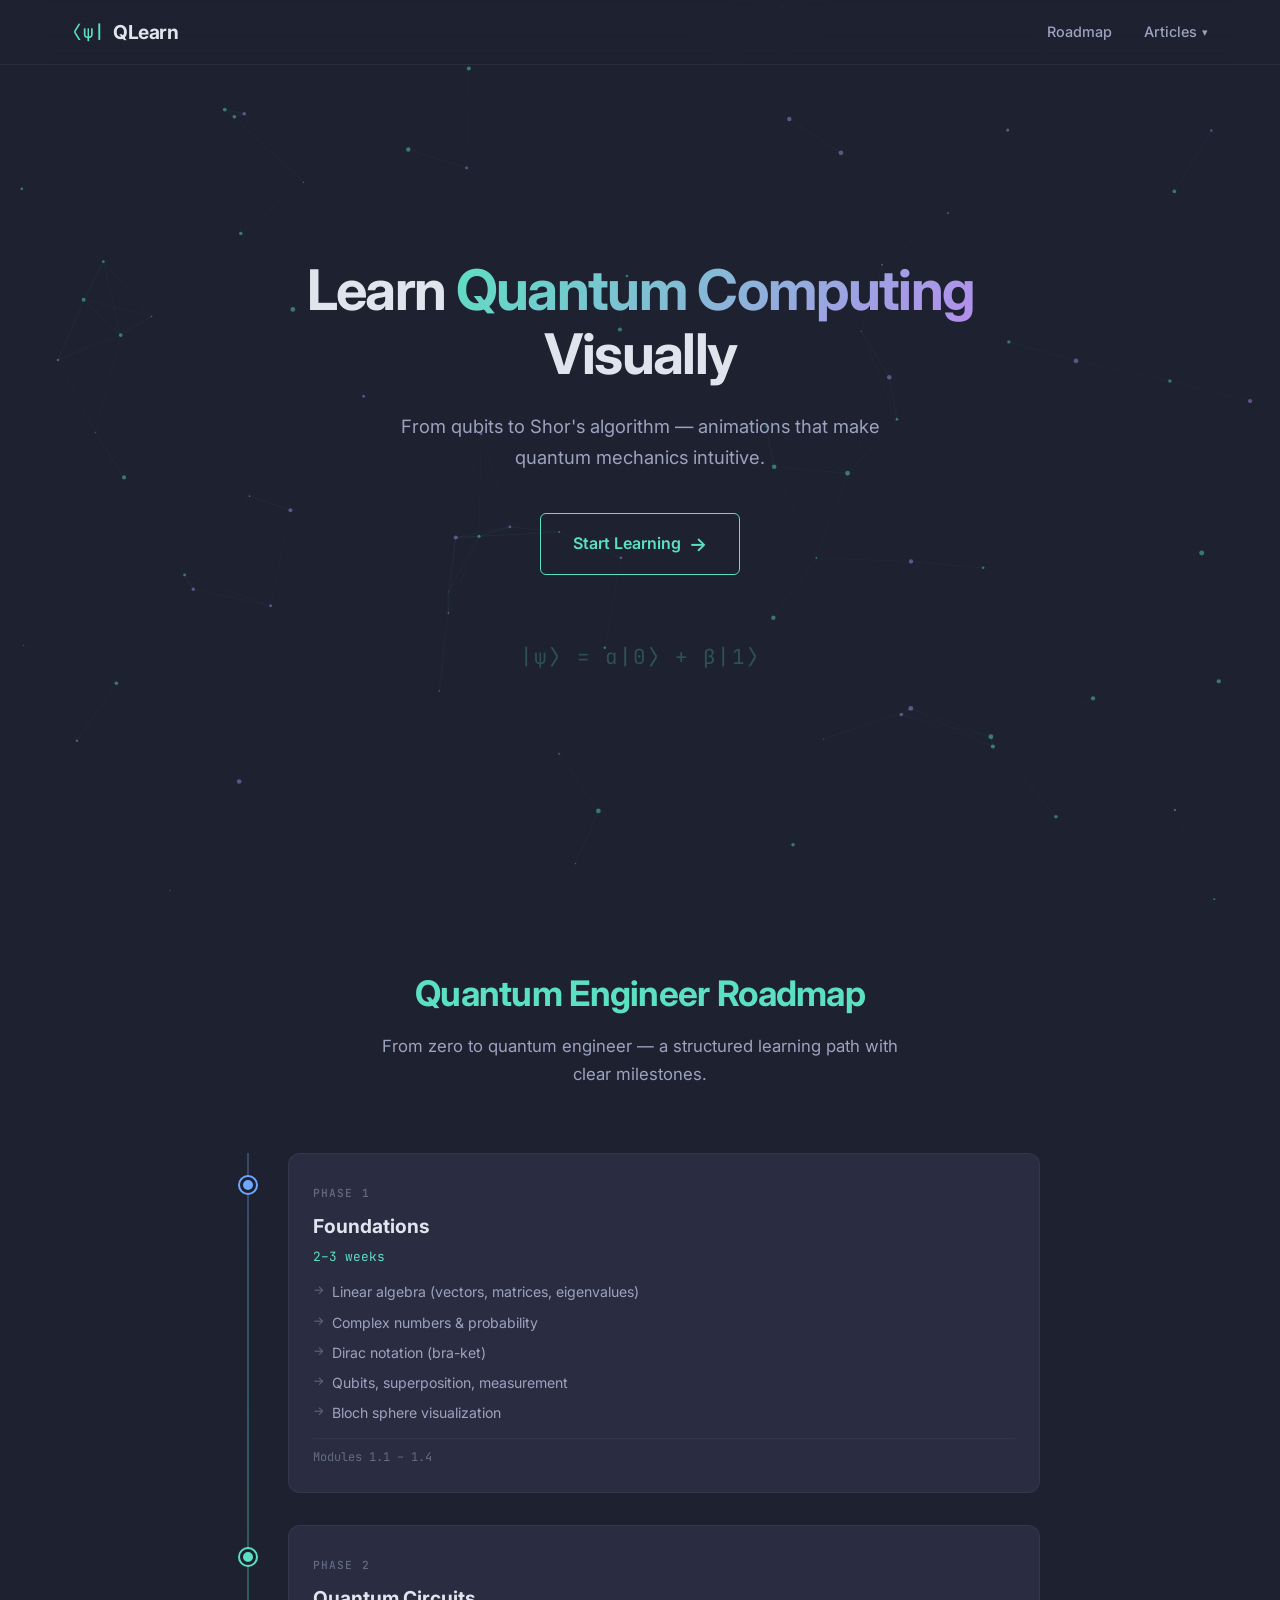
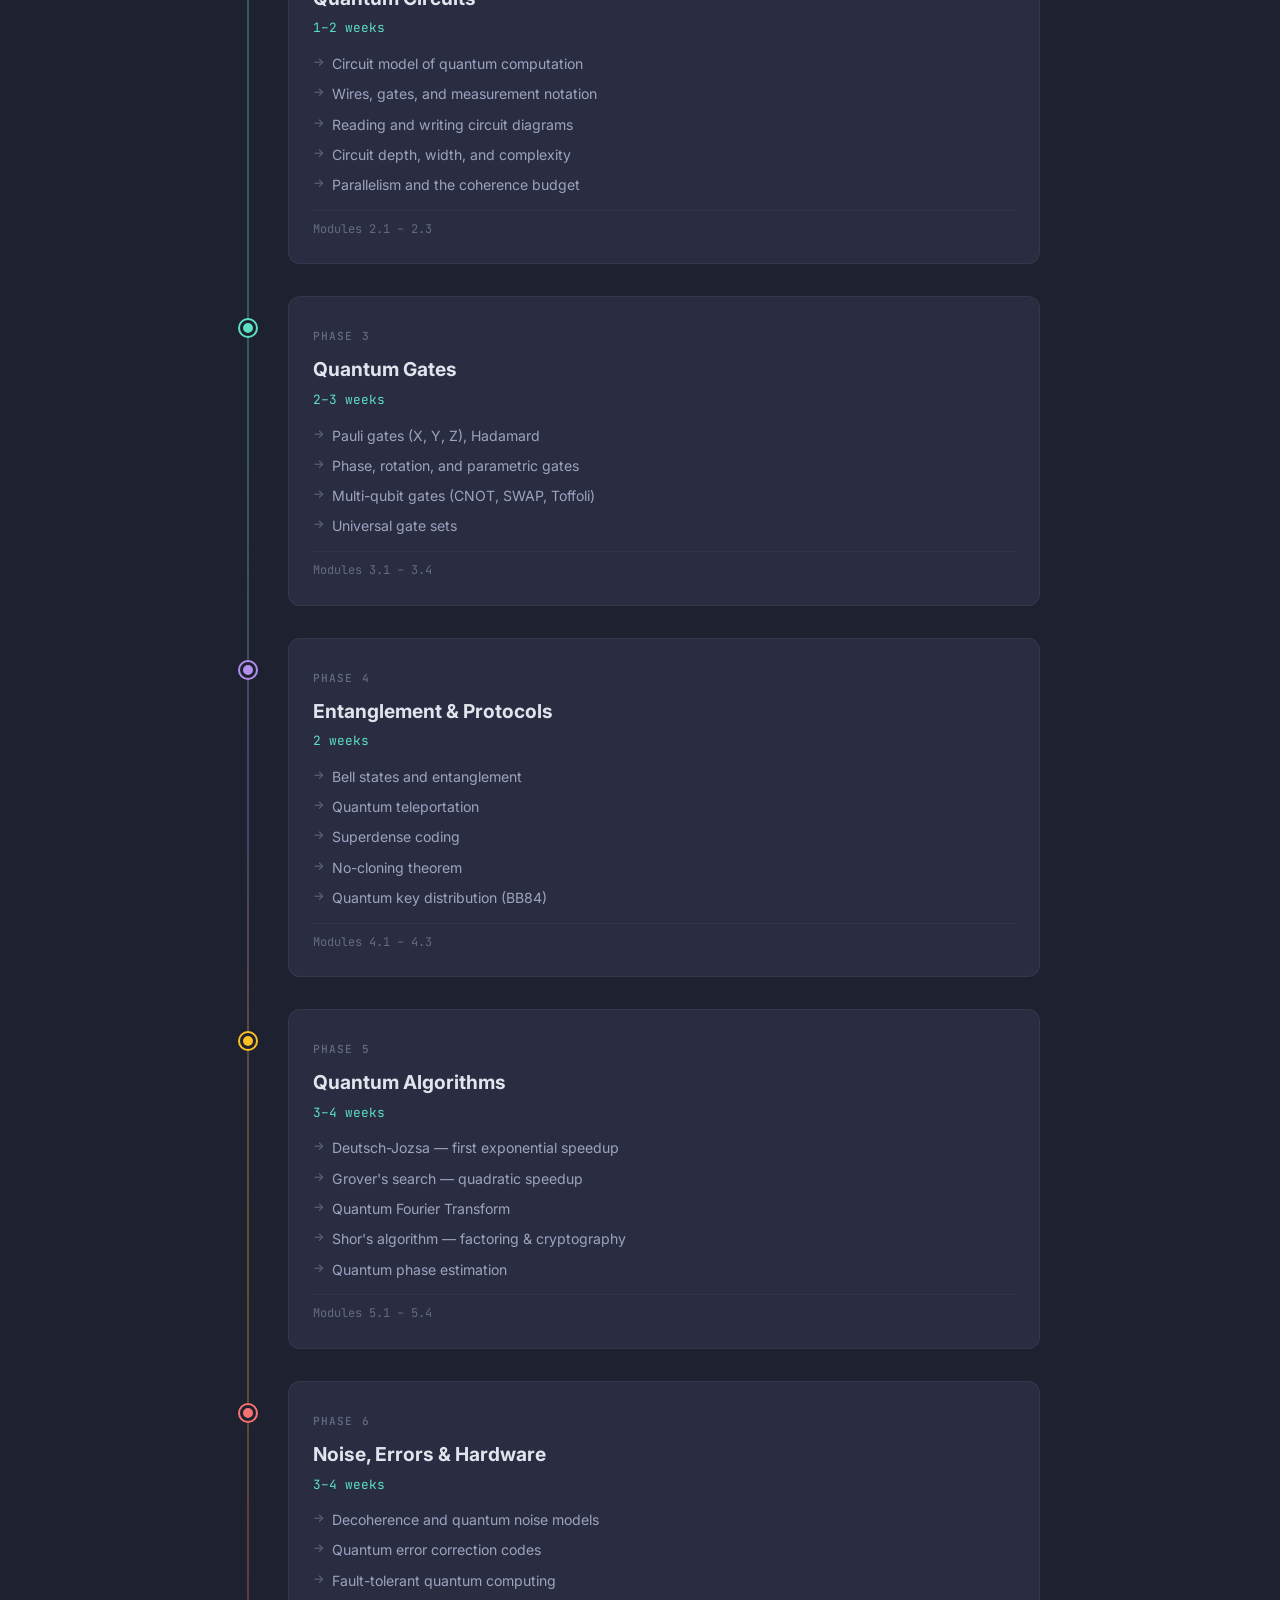
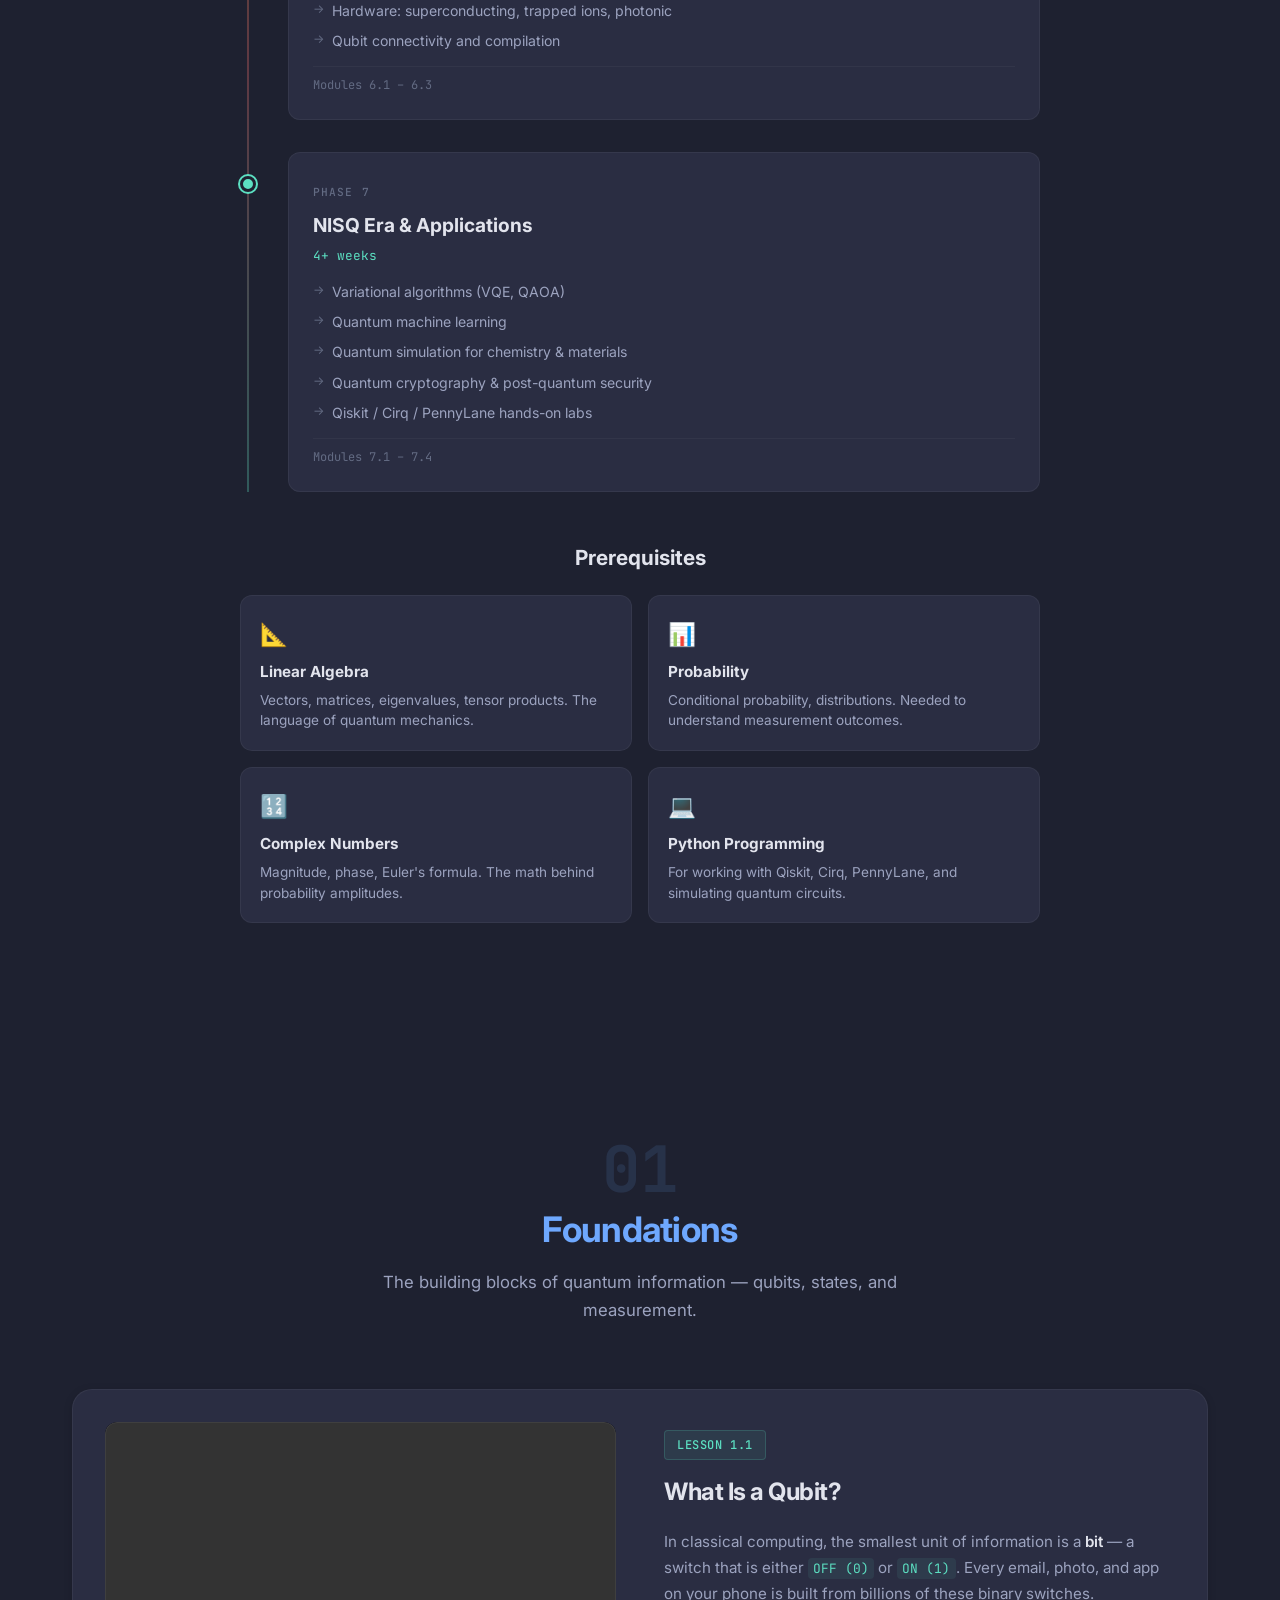
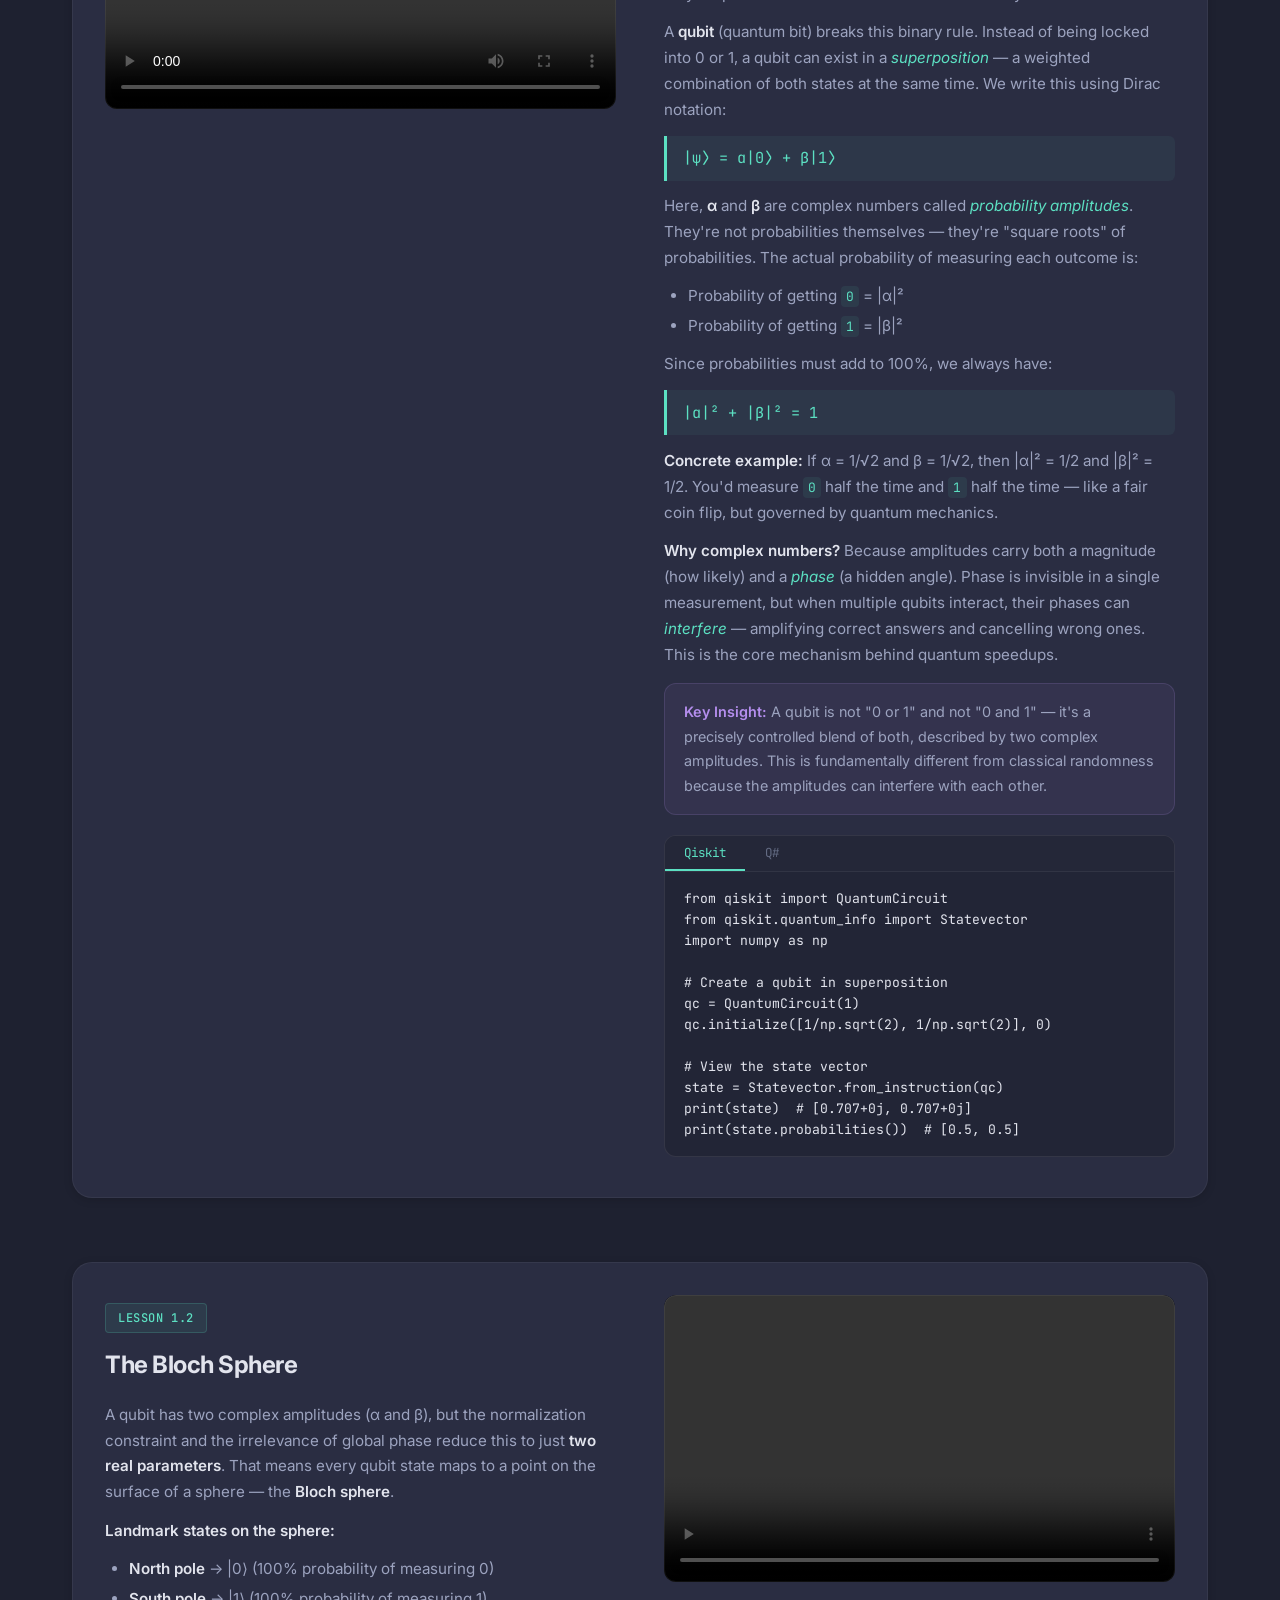
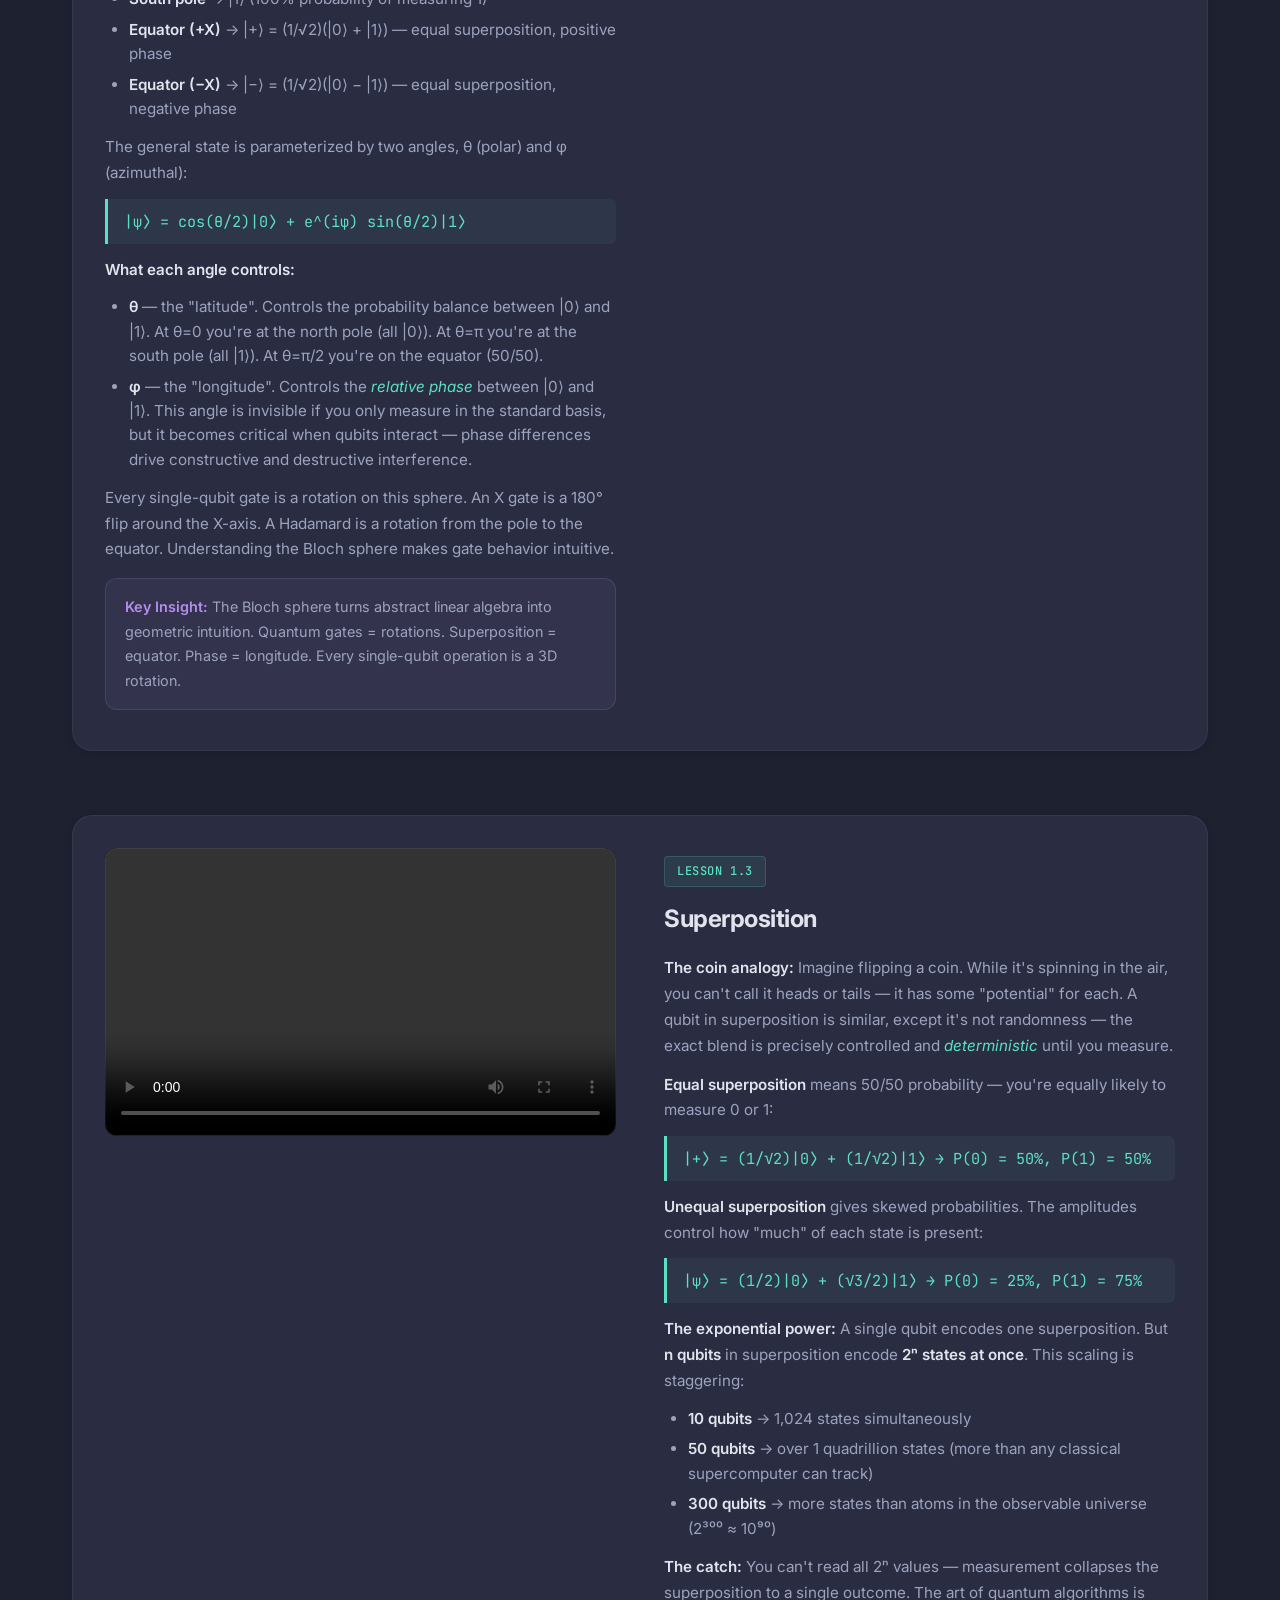
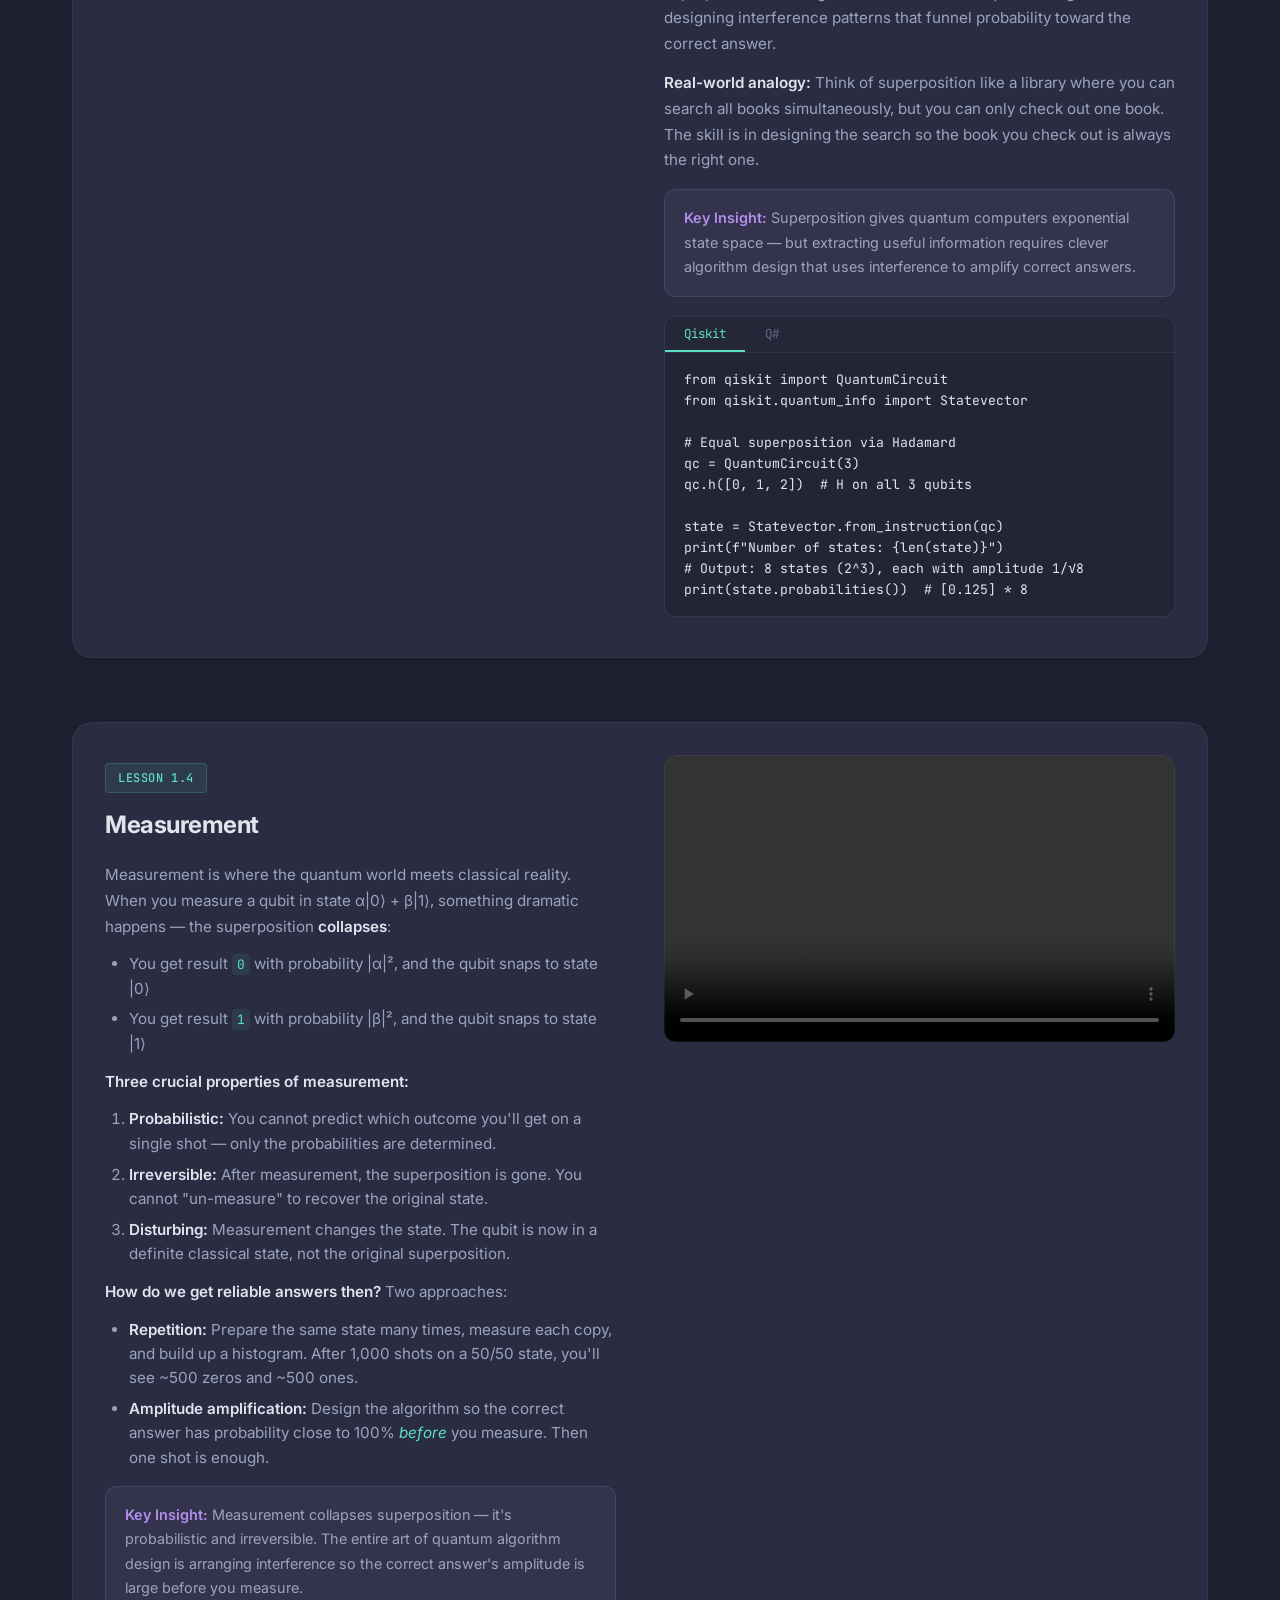
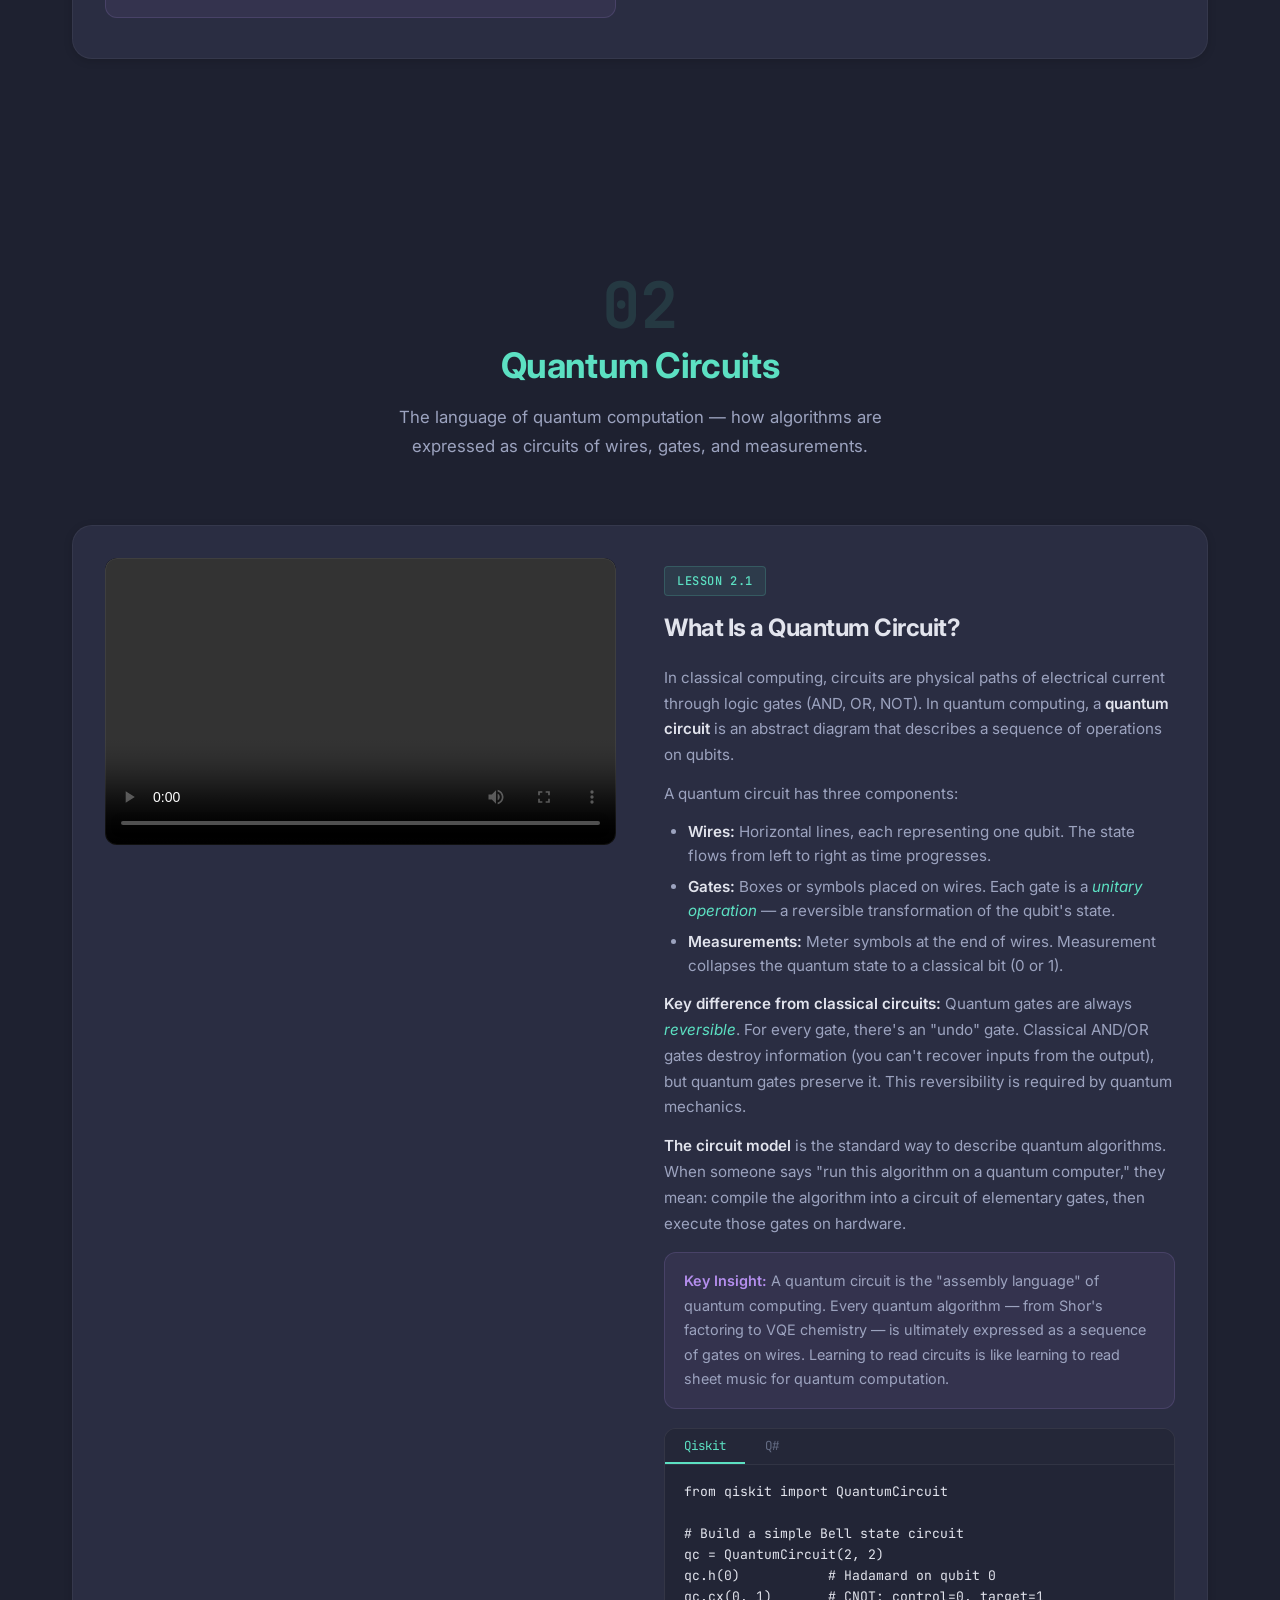
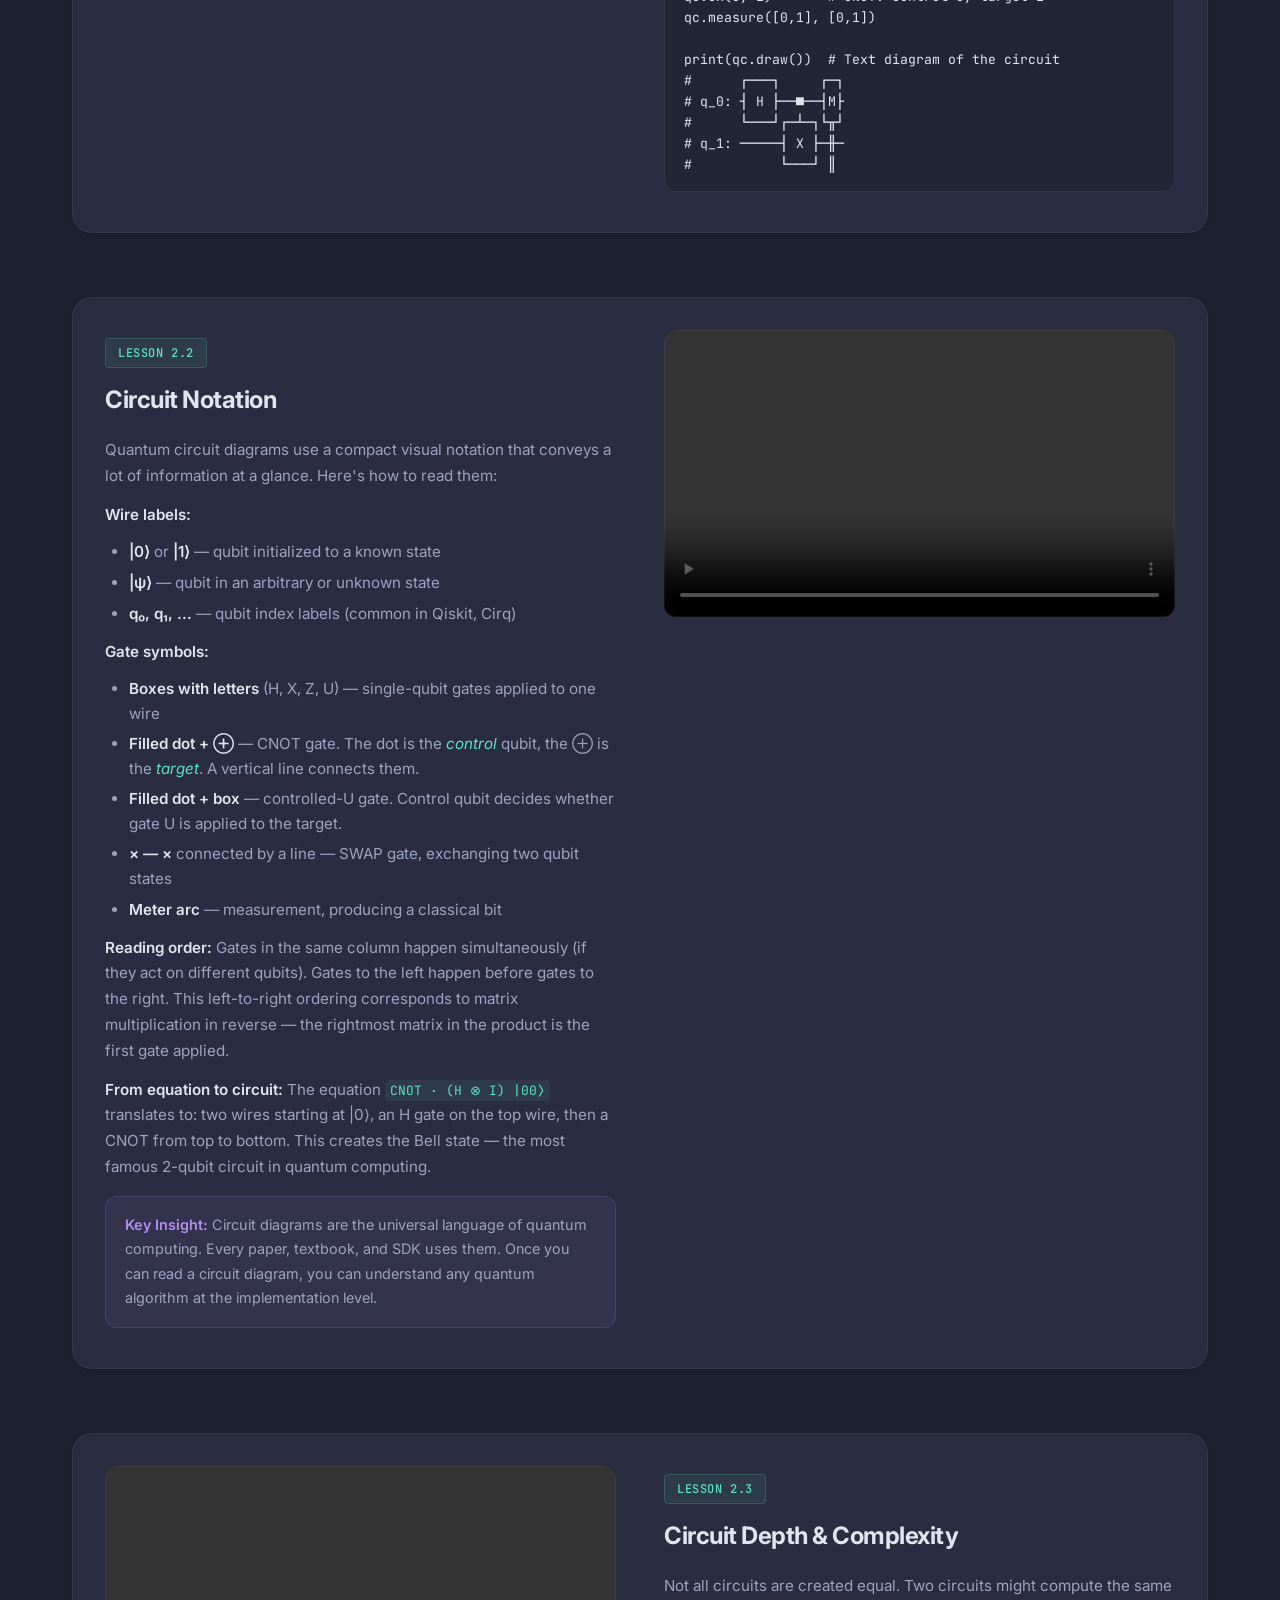
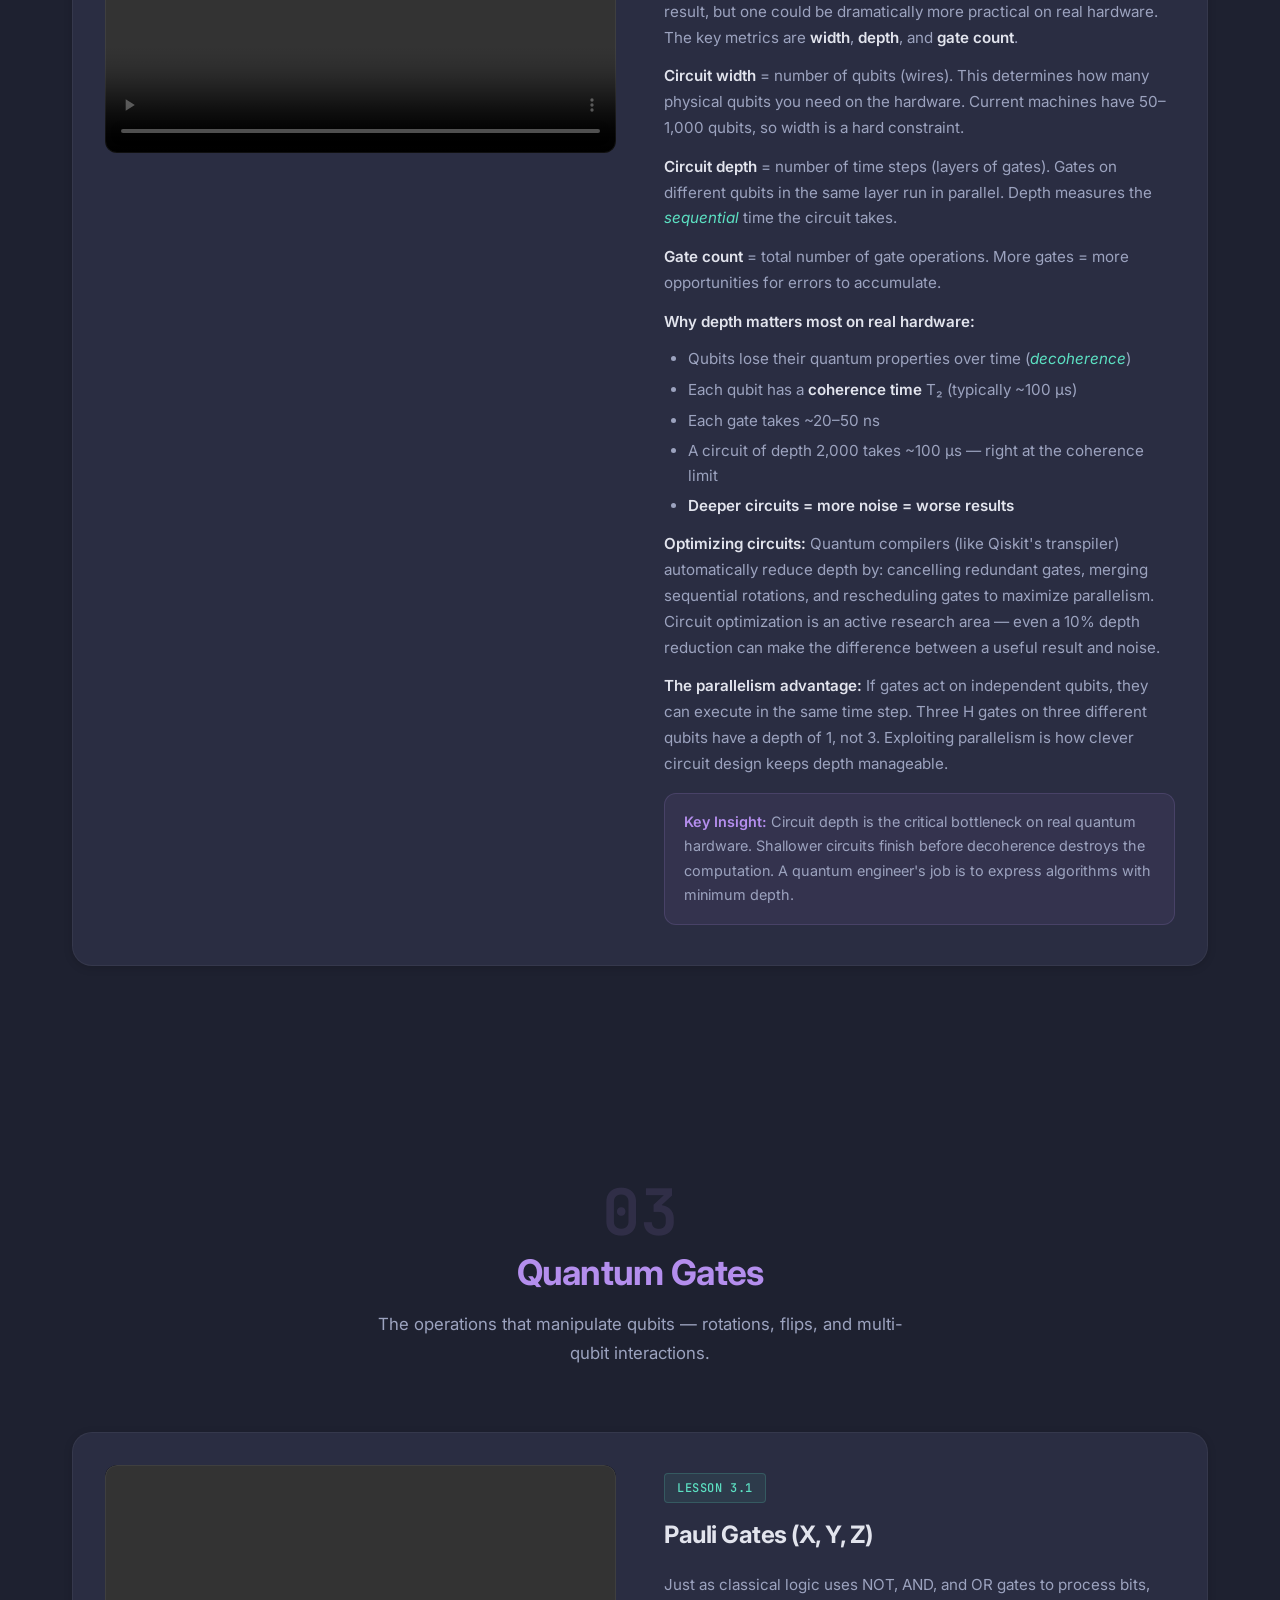
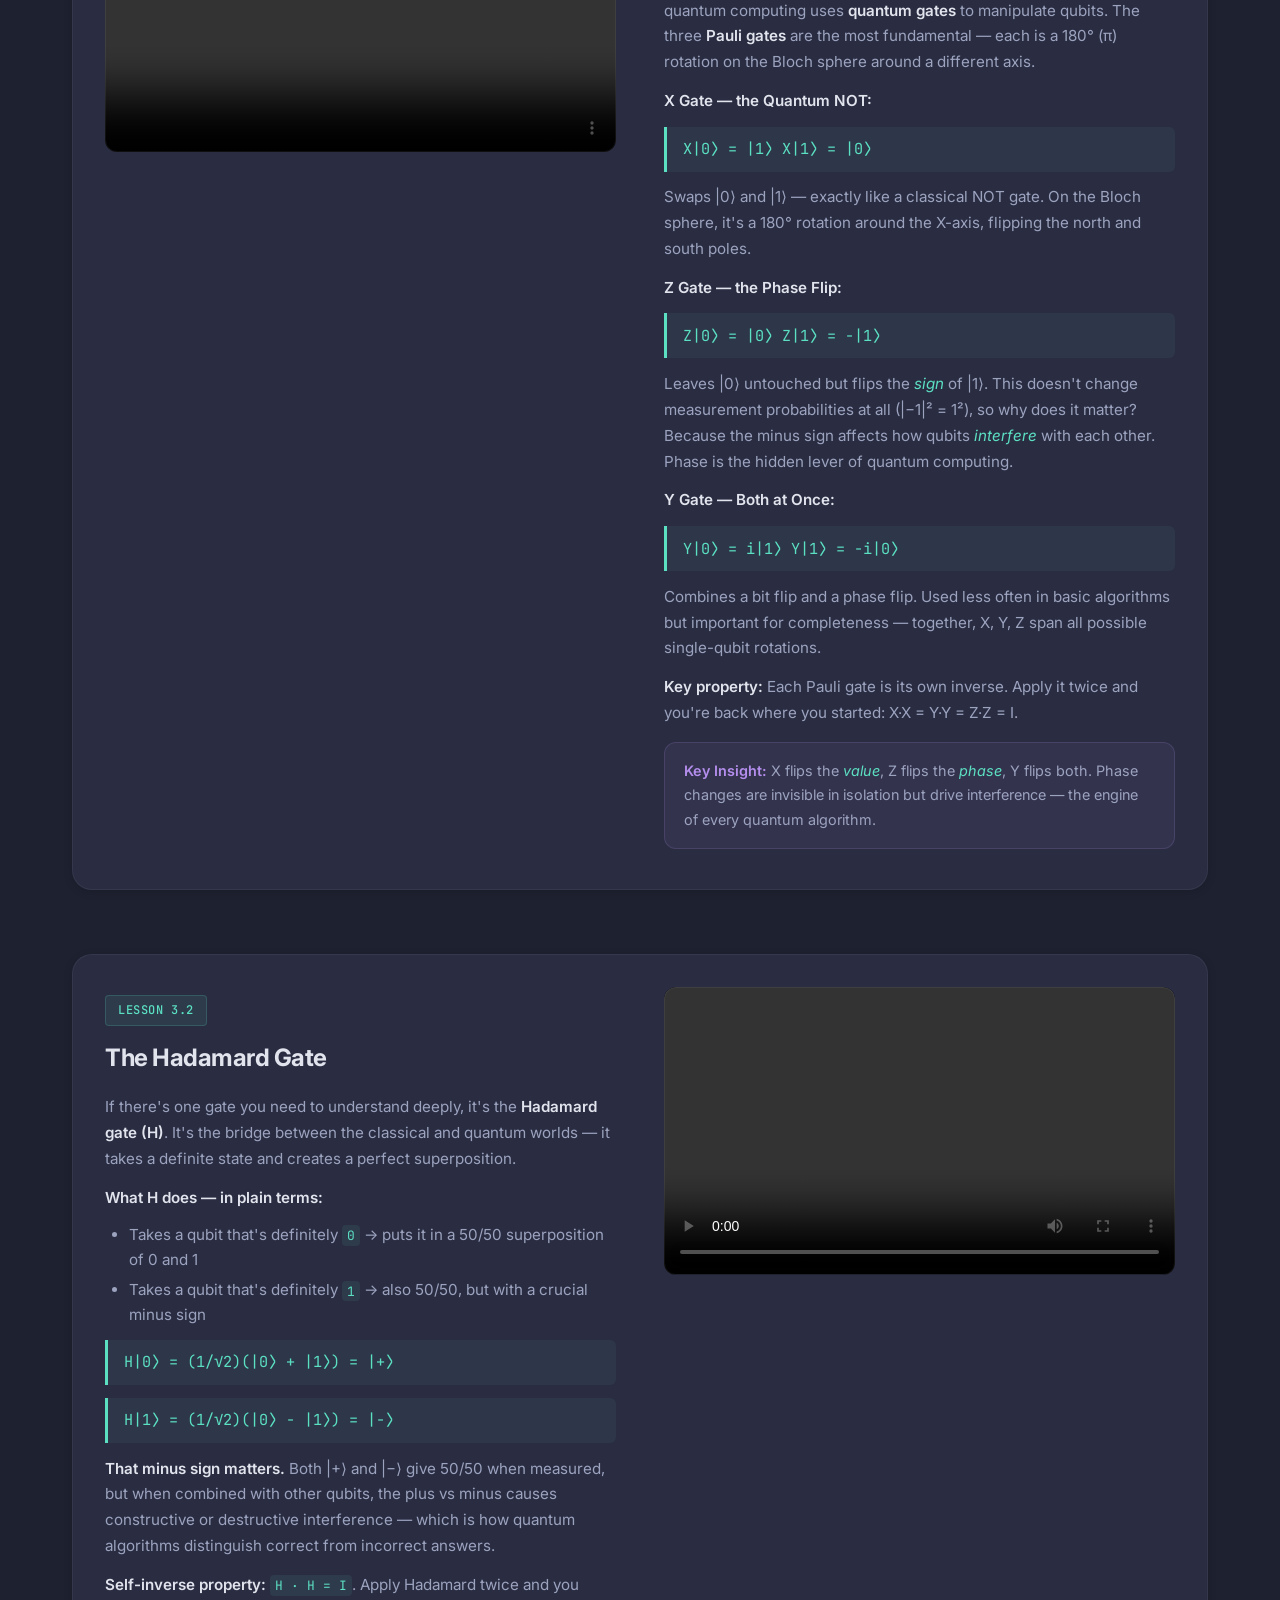
<file: website/index.html>
<!DOCTYPE html>
<html lang="en">
<head>
    <meta charset="UTF-8">
    <meta name="viewport" content="width=device-width, initial-scale=1.0">
    <title>QLearn — Quantum Computing</title>
    <link rel="preconnect" href="https://fonts.googleapis.com">
    <link rel="preconnect" href="https://fonts.gstatic.com" crossorigin>
    <link href="https://fonts.googleapis.com/css2?family=Inter:wght@300;400;500;600;700&family=JetBrains+Mono:wght@400;500&display=swap" rel="stylesheet">
    <link rel="stylesheet" href="styles.css">
</head>
<body>
    <!-- Quantum particle background -->
    <canvas id="quantum-bg"></canvas>

    <!-- Navigation -->
    <nav class="nav">
        <div class="nav-inner">
            <a href="#" class="nav-logo">
                <span class="logo-icon">⟨ψ|</span>
                <span class="logo-text">QLearn</span>
            </a>
            <div class="nav-links">
                <a href="#roadmap">Roadmap</a>
                <div class="nav-dropdown">
                    <button class="nav-dropdown-btn">Articles <span class="dropdown-arrow">▾</span></button>
                    <div class="nav-dropdown-menu">
                        <a href="#foundations">1. Foundations</a>
                        <a href="#circuits">2. Circuits</a>
                        <a href="#gates">3. Gates</a>
                        <a href="#entanglement">4. Entanglement</a>
                        <a href="#algorithms">5. Algorithms</a>
                        <a href="#hardware">6. Hardware</a>
                        <a href="#nisq">7. NISQ Era</a>
                    </div>
                </div>
            </div>
        </div>
    </nav>

    <!-- Hero -->
    <header class="hero">
        <div class="hero-content">
            <h1 class="hero-title">
                Learn <span class="gradient-text">Quantum Computing</span>
                <br>Visually
            </h1>
            <p class="hero-subtitle">
                From qubits to Shor's algorithm — animations that make
                quantum mechanics intuitive.
            </p>
            <a href="#foundations" class="cta-button">
                Start Learning
                <span class="cta-arrow">→</span>
            </a>
        </div>
        <div class="hero-equation">
            |ψ⟩ = α|0⟩ + β|1⟩
        </div>
    </header>

    <!-- Roadmap -->
    <section id="roadmap" class="roadmap-section">
        <div class="module-header">
            <h2 class="module-title" style="color: var(--accent-cyan);">Quantum Engineer Roadmap</h2>
            <p class="module-desc">From zero to quantum engineer — a structured learning path with clear milestones.</p>
        </div>

        <div class="roadmap">
            <div class="roadmap-track">

                <div class="roadmap-stage">
                    <div class="roadmap-dot" style="--dot-color: var(--accent-blue);"></div>
                    <div class="roadmap-card">
                        <span class="roadmap-phase">Phase 1</span>
                        <h3>Foundations</h3>
                        <p class="roadmap-time">2–3 weeks</p>
                        <ul>
                            <li>Linear algebra (vectors, matrices, eigenvalues)</li>
                            <li>Complex numbers &amp; probability</li>
                            <li>Dirac notation (bra-ket)</li>
                            <li>Qubits, superposition, measurement</li>
                            <li>Bloch sphere visualization</li>
                        </ul>
                        <div class="roadmap-modules">Modules 1.1 – 1.4</div>
                    </div>
                </div>

                <div class="roadmap-stage">
                    <div class="roadmap-dot" style="--dot-color: var(--accent-green);"></div>
                    <div class="roadmap-card">
                        <span class="roadmap-phase">Phase 2</span>
                        <h3>Quantum Circuits</h3>
                        <p class="roadmap-time">1–2 weeks</p>
                        <ul>
                            <li>Circuit model of quantum computation</li>
                            <li>Wires, gates, and measurement notation</li>
                            <li>Reading and writing circuit diagrams</li>
                            <li>Circuit depth, width, and complexity</li>
                            <li>Parallelism and the coherence budget</li>
                        </ul>
                        <div class="roadmap-modules">Modules 2.1 – 2.3</div>
                    </div>
                </div>

                <div class="roadmap-stage">
                    <div class="roadmap-dot" style="--dot-color: var(--accent-green);"></div>
                    <div class="roadmap-card">
                        <span class="roadmap-phase">Phase 3</span>
                        <h3>Quantum Gates</h3>
                        <p class="roadmap-time">2–3 weeks</p>
                        <ul>
                            <li>Pauli gates (X, Y, Z), Hadamard</li>
                            <li>Phase, rotation, and parametric gates</li>
                            <li>Multi-qubit gates (CNOT, SWAP, Toffoli)</li>
                            <li>Universal gate sets</li>
                        </ul>
                        <div class="roadmap-modules">Modules 3.1 – 3.4</div>
                    </div>
                </div>

                <div class="roadmap-stage">
                    <div class="roadmap-dot" style="--dot-color: var(--accent-purple);"></div>
                    <div class="roadmap-card">
                        <span class="roadmap-phase">Phase 4</span>
                        <h3>Entanglement & Protocols</h3>
                        <p class="roadmap-time">2 weeks</p>
                        <ul>
                            <li>Bell states and entanglement</li>
                            <li>Quantum teleportation</li>
                            <li>Superdense coding</li>
                            <li>No-cloning theorem</li>
                            <li>Quantum key distribution (BB84)</li>
                        </ul>
                        <div class="roadmap-modules">Modules 4.1 – 4.3</div>
                    </div>
                </div>

                <div class="roadmap-stage">
                    <div class="roadmap-dot" style="--dot-color: var(--accent-orange);"></div>
                    <div class="roadmap-card">
                        <span class="roadmap-phase">Phase 5</span>
                        <h3>Quantum Algorithms</h3>
                        <p class="roadmap-time">3–4 weeks</p>
                        <ul>
                            <li>Deutsch-Jozsa — first exponential speedup</li>
                            <li>Grover's search — quadratic speedup</li>
                            <li>Quantum Fourier Transform</li>
                            <li>Shor's algorithm — factoring &amp; cryptography</li>
                            <li>Quantum phase estimation</li>
                        </ul>
                        <div class="roadmap-modules">Modules 5.1 – 5.4</div>
                    </div>
                </div>

                <div class="roadmap-stage">
                    <div class="roadmap-dot" style="--dot-color: var(--accent-red);"></div>
                    <div class="roadmap-card">
                        <span class="roadmap-phase">Phase 6</span>
                        <h3>Noise, Errors & Hardware</h3>
                        <p class="roadmap-time">3–4 weeks</p>
                        <ul>
                            <li>Decoherence and quantum noise models</li>
                            <li>Quantum error correction codes</li>
                            <li>Fault-tolerant quantum computing</li>
                            <li>Hardware: superconducting, trapped ions, photonic</li>
                            <li>Qubit connectivity and compilation</li>
                        </ul>
                        <div class="roadmap-modules">Modules 6.1 – 6.3</div>
                    </div>
                </div>

                <div class="roadmap-stage">
                    <div class="roadmap-dot" style="--dot-color: var(--accent-cyan);"></div>
                    <div class="roadmap-card">
                        <span class="roadmap-phase">Phase 7</span>
                        <h3>NISQ Era & Applications</h3>
                        <p class="roadmap-time">4+ weeks</p>
                        <ul>
                            <li>Variational algorithms (VQE, QAOA)</li>
                            <li>Quantum machine learning</li>
                            <li>Quantum simulation for chemistry &amp; materials</li>
                            <li>Quantum cryptography &amp; post-quantum security</li>
                            <li>Qiskit / Cirq / PennyLane hands-on labs</li>
                        </ul>
                        <div class="roadmap-modules">Modules 7.1 – 7.4</div>
                    </div>
                </div>

            </div>
        </div>

        <div class="roadmap-prereqs">
            <h3>Prerequisites</h3>
            <div class="prereq-grid">
                <div class="prereq-item">
                    <span class="prereq-icon">📐</span>
                    <strong>Linear Algebra</strong>
                    <p>Vectors, matrices, eigenvalues, tensor products. The language of quantum mechanics.</p>
                </div>
                <div class="prereq-item">
                    <span class="prereq-icon">📊</span>
                    <strong>Probability</strong>
                    <p>Conditional probability, distributions. Needed to understand measurement outcomes.</p>
                </div>
                <div class="prereq-item">
                    <span class="prereq-icon">🔢</span>
                    <strong>Complex Numbers</strong>
                    <p>Magnitude, phase, Euler's formula. The math behind probability amplitudes.</p>
                </div>
                <div class="prereq-item">
                    <span class="prereq-icon">💻</span>
                    <strong>Python Programming</strong>
                    <p>For working with Qiskit, Cirq, PennyLane, and simulating quantum circuits.</p>
                </div>
            </div>
        </div>
    </section>

    <!-- Module 1: Foundations -->
    <section id="foundations" class="module" data-module="1">
        <div class="module-header">
            <span class="module-number">01</span>
            <h2 class="module-title">Foundations</h2>
            <p class="module-desc">The building blocks of quantum information — qubits, states, and measurement.</p>
        </div>

        <div class="lessons">
            <!-- 1.1 -->
            <article class="lesson" id="lesson-1-1">
                <div class="lesson-video">
                    <video controls preload="metadata" poster="">
                        <source src="videos/WhatIsAQubit.mp4" type="video/mp4">
                    </video>
                </div>
                <div class="lesson-content">
                    <span class="lesson-tag">Lesson 1.1</span>
                    <h3>What Is a Qubit?</h3>
                    <p>
                        In classical computing, the smallest unit of information is a <strong>bit</strong> — a switch
                        that is either <code>OFF (0)</code> or <code>ON (1)</code>. Every email, photo, and app
                        on your phone is built from billions of these binary switches.
                    </p>
                    <p>
                        A <strong>qubit</strong> (quantum bit) breaks this binary rule. Instead of being locked
                        into 0 or 1, a qubit can exist in a <em>superposition</em> — a weighted combination
                        of both states at the same time. We write this using Dirac notation:
                    </p>
                    <div class="math-block">|ψ⟩ = α|0⟩ + β|1⟩</div>
                    <p>
                        Here, <strong>α</strong> and <strong>β</strong> are complex numbers called
                        <em>probability amplitudes</em>. They're not probabilities themselves — they're
                        "square roots" of probabilities. The actual probability of measuring each outcome is:
                    </p>
                    <ul>
                        <li>Probability of getting <code>0</code> = |α|²</li>
                        <li>Probability of getting <code>1</code> = |β|²</li>
                    </ul>
                    <p>Since probabilities must add to 100%, we always have:</p>
                    <div class="math-block">|α|² + |β|² = 1</div>
                    <p>
                        <strong>Concrete example:</strong> If α = 1/√2 and β = 1/√2, then |α|² = 1/2 and |β|² = 1/2.
                        You'd measure <code>0</code> half the time and <code>1</code> half the time — like a fair coin flip,
                        but governed by quantum mechanics.
                    </p>
                    <p>
                        <strong>Why complex numbers?</strong> Because amplitudes carry both a magnitude (how likely)
                        and a <em>phase</em> (a hidden angle). Phase is invisible in a single measurement,
                        but when multiple qubits interact, their phases can <em>interfere</em> — amplifying correct
                        answers and cancelling wrong ones. This is the core mechanism behind quantum speedups.
                    </p>
                    <div class="key-insight">
                        <strong>Key Insight:</strong> A qubit is not "0 or 1" and not "0 and 1" —
                        it's a precisely controlled blend of both, described by two complex amplitudes.
                        This is fundamentally different from classical randomness because the amplitudes
                        can interfere with each other.
                    </div>
                    <div class="code-tabs">
                        <div class="code-tabs-header">
                            <button class="code-tab-btn active" data-tab="qiskit">Qiskit</button>
                            <button class="code-tab-btn" data-tab="qsharp">Q#</button>
                        </div>
                        <div class="code-tab-content active" data-tab="qiskit"><pre>
from qiskit import QuantumCircuit
from qiskit.quantum_info import Statevector
import numpy as np

# Create a qubit in superposition
qc = QuantumCircuit(1)
qc.initialize([1/np.sqrt(2), 1/np.sqrt(2)], 0)

# View the state vector
state = Statevector.from_instruction(qc)
print(state)  # [0.707+0j, 0.707+0j]
print(state.probabilities())  # [0.5, 0.5]
</pre></div>
                        <div class="code-tab-content" data-tab="qsharp"><pre>
import Std.Diagnostics.*;
import Std.Math.*;

operation Qubit_Superposition() : Result {
    use q = Qubit();
    // Put qubit into equal superposition
    H(q);
    DumpMachine();  // Shows |0⟩ and |1⟩ with 50% each
    let result = M(q);
    Reset(q);
    return result;
}
</pre></div>
                    </div>
                </div>
            </article>

            <!-- 1.2 -->
            <article class="lesson" id="lesson-1-2">
                <div class="lesson-video">
                    <video controls preload="metadata">
                        <source src="videos/BlochSphereScene.mp4" type="video/mp4">
                    </video>
                </div>
                <div class="lesson-content">
                    <span class="lesson-tag">Lesson 1.2</span>
                    <h3>The Bloch Sphere</h3>
                    <p>
                        A qubit has two complex amplitudes (α and β), but the normalization constraint
                        and the irrelevance of global phase reduce this to just <strong>two real parameters</strong>.
                        That means every qubit state maps to a point on the surface of a sphere — the
                        <strong>Bloch sphere</strong>.
                    </p>
                    <p><strong>Landmark states on the sphere:</strong></p>
                    <ul>
                        <li><strong>North pole</strong> → |0⟩ (100% probability of measuring 0)</li>
                        <li><strong>South pole</strong> → |1⟩ (100% probability of measuring 1)</li>
                        <li><strong>Equator (+X)</strong> → |+⟩ = (1/√2)(|0⟩ + |1⟩) — equal superposition, positive phase</li>
                        <li><strong>Equator (−X)</strong> → |−⟩ = (1/√2)(|0⟩ − |1⟩) — equal superposition, negative phase</li>
                    </ul>
                    <p>The general state is parameterized by two angles, θ (polar) and φ (azimuthal):</p>
                    <div class="math-block">|ψ⟩ = cos(θ/2)|0⟩ + e^(iφ) sin(θ/2)|1⟩</div>
                    <p><strong>What each angle controls:</strong></p>
                    <ul>
                        <li><strong>θ</strong> — the "latitude". Controls the probability balance between |0⟩ and |1⟩.
                            At θ=0 you're at the north pole (all |0⟩). At θ=π you're at the south pole (all |1⟩).
                            At θ=π/2 you're on the equator (50/50).</li>
                        <li><strong>φ</strong> — the "longitude". Controls the <em>relative phase</em> between |0⟩ and |1⟩.
                            This angle is invisible if you only measure in the standard basis, but it becomes
                            critical when qubits interact — phase differences drive constructive and destructive interference.</li>
                    </ul>
                    <p>
                        Every single-qubit gate is a rotation on this sphere. An X gate is a 180° flip
                        around the X-axis. A Hadamard is a rotation from the pole to the equator.
                        Understanding the Bloch sphere makes gate behavior intuitive.
                    </p>
                    <div class="key-insight">
                        <strong>Key Insight:</strong> The Bloch sphere turns abstract linear algebra into
                        geometric intuition. Quantum gates = rotations. Superposition = equator.
                        Phase = longitude. Every single-qubit operation is a 3D rotation.
                    </div>
                </div>
            </article>

            <!-- 1.3 -->
            <article class="lesson" id="lesson-1-3">
                <div class="lesson-video">
                    <video controls preload="metadata">
                        <source src="videos/SuperpositionScene.mp4" type="video/mp4">
                    </video>
                </div>
                <div class="lesson-content">
                    <span class="lesson-tag">Lesson 1.3</span>
                    <h3>Superposition</h3>
                    <p>
                        <strong>The coin analogy:</strong> Imagine flipping a coin. While it's spinning
                        in the air, you can't call it heads or tails — it has some "potential" for each.
                        A qubit in superposition is similar, except it's not randomness — the exact blend
                        is precisely controlled and <em>deterministic</em> until you measure.
                    </p>
                    <p>
                        <strong>Equal superposition</strong> means 50/50 probability — you're equally likely
                        to measure 0 or 1:
                    </p>
                    <div class="math-block">|+⟩ = (1/√2)|0⟩ + (1/√2)|1⟩  →  P(0) = 50%, P(1) = 50%</div>
                    <p>
                        <strong>Unequal superposition</strong> gives skewed probabilities. The amplitudes
                        control how "much" of each state is present:
                    </p>
                    <div class="math-block">|ψ⟩ = (1/2)|0⟩ + (√3/2)|1⟩  →  P(0) = 25%, P(1) = 75%</div>
                    <p>
                        <strong>The exponential power:</strong> A single qubit encodes one superposition.
                        But <strong>n qubits</strong> in superposition encode <strong>2ⁿ states at once</strong>.
                        This scaling is staggering:
                    </p>
                    <ul>
                        <li><strong>10 qubits</strong> → 1,024 states simultaneously</li>
                        <li><strong>50 qubits</strong> → over 1 quadrillion states (more than any classical supercomputer can track)</li>
                        <li><strong>300 qubits</strong> → more states than atoms in the observable universe (2³⁰⁰ ≈ 10⁹⁰)</li>
                    </ul>
                    <p>
                        <strong>The catch:</strong> You can't read all 2ⁿ values — measurement collapses
                        the superposition to a single outcome. The art of quantum algorithms is designing
                        interference patterns that funnel probability toward the correct answer.
                    </p>
                    <p>
                        <strong>Real-world analogy:</strong> Think of superposition like a library
                        where you can search all books simultaneously, but you can only check out one book.
                        The skill is in designing the search so the book you check out is always the right one.
                    </p>
                    <div class="key-insight">
                        <strong>Key Insight:</strong> Superposition gives quantum computers exponential
                        state space — but extracting useful information requires clever algorithm design
                        that uses interference to amplify correct answers.
                    </div>
                    <div class="code-tabs">
                        <div class="code-tabs-header">
                            <button class="code-tab-btn active" data-tab="qiskit">Qiskit</button>
                            <button class="code-tab-btn" data-tab="qsharp">Q#</button>
                        </div>
                        <div class="code-tab-content active" data-tab="qiskit"><pre>
from qiskit import QuantumCircuit
from qiskit.quantum_info import Statevector

# Equal superposition via Hadamard
qc = QuantumCircuit(3)
qc.h([0, 1, 2])  # H on all 3 qubits

state = Statevector.from_instruction(qc)
print(f"Number of states: {len(state)}")
# Output: 8 states (2^3), each with amplitude 1/√8
print(state.probabilities())  # [0.125] * 8
</pre></div>
                        <div class="code-tab-content" data-tab="qsharp"><pre>
import Std.Diagnostics.*;

operation Superposition_3Qubits() : Result[] {
    use qubits = Qubit[3];
    // Put all qubits in superposition
    for q in qubits {
        H(q);
    }
    DumpMachine();  // Shows 8 states with equal probability
    let results = MeasureEachZ(qubits);
    ResetAll(qubits);
    return results;
}
</pre></div>
                    </div>
                </div>
            </article>

            <!-- 1.4 -->
            <article class="lesson" id="lesson-1-4">
                <div class="lesson-video">
                    <video controls preload="metadata">
                        <source src="videos/MeasurementScene.mp4" type="video/mp4">
                    </video>
                </div>
                <div class="lesson-content">
                    <span class="lesson-tag">Lesson 1.4</span>
                    <h3>Measurement</h3>
                    <p>
                        Measurement is where the quantum world meets classical reality. When you measure
                        a qubit in state α|0⟩ + β|1⟩, something dramatic happens — the superposition
                        <strong>collapses</strong>:
                    </p>
                    <ul>
                        <li>You get result <code>0</code> with probability |α|², and the qubit snaps to state |0⟩</li>
                        <li>You get result <code>1</code> with probability |β|², and the qubit snaps to state |1⟩</li>
                    </ul>
                    <p><strong>Three crucial properties of measurement:</strong></p>
                    <ol>
                        <li><strong>Probabilistic:</strong> You cannot predict which outcome you'll get on a single shot — only the probabilities are determined.</li>
                        <li><strong>Irreversible:</strong> After measurement, the superposition is gone. You cannot "un-measure" to recover the original state.</li>
                        <li><strong>Disturbing:</strong> Measurement changes the state. The qubit is now in a definite classical state, not the original superposition.</li>
                    </ol>
                    <p>
                        <strong>How do we get reliable answers then?</strong> Two approaches:
                    </p>
                    <ul>
                        <li><strong>Repetition:</strong> Prepare the same state many times, measure each copy, and build up a histogram. After 1,000 shots on a 50/50 state, you'll see ~500 zeros and ~500 ones.</li>
                        <li><strong>Amplitude amplification:</strong> Design the algorithm so the correct answer has probability close to 100% <em>before</em> you measure. Then one shot is enough.</li>
                    </ul>
                    <div class="key-insight">
                        <strong>Key Insight:</strong> Measurement collapses superposition — it's probabilistic and irreversible.
                        The entire art of quantum algorithm design is arranging interference so the correct answer's
                        amplitude is large before you measure.
                    </div>
                </div>
            </article>
        </div>
    </section>

    <!-- Module 2: Quantum Circuits -->
    <section id="circuits" class="module" data-module="2">
        <div class="module-header">
            <span class="module-number">02</span>
            <h2 class="module-title">Quantum Circuits</h2>
            <p class="module-desc">The language of quantum computation — how algorithms are expressed as circuits of wires, gates, and measurements.</p>
        </div>

        <div class="lessons">
            <!-- 2.1 -->
            <article class="lesson" id="lesson-2-1">
                <div class="lesson-video">
                    <video controls preload="metadata">
                        <source src="videos/WhatIsACircuitScene.mp4" type="video/mp4">
                    </video>
                </div>
                <div class="lesson-content">
                    <span class="lesson-tag">Lesson 2.1</span>
                    <h3>What Is a Quantum Circuit?</h3>
                    <p>
                        In classical computing, circuits are physical paths of electrical current through
                        logic gates (AND, OR, NOT). In quantum computing, a <strong>quantum circuit</strong>
                        is an abstract diagram that describes a sequence of operations on qubits.
                    </p>
                    <p>
                        A quantum circuit has three components:
                    </p>
                    <ul>
                        <li><strong>Wires:</strong> Horizontal lines, each representing one qubit. The state flows
                            from left to right as time progresses.</li>
                        <li><strong>Gates:</strong> Boxes or symbols placed on wires. Each gate is a
                            <em>unitary operation</em> — a reversible transformation of the qubit's state.</li>
                        <li><strong>Measurements:</strong> Meter symbols at the end of wires. Measurement
                            collapses the quantum state to a classical bit (0 or 1).</li>
                    </ul>
                    <p>
                        <strong>Key difference from classical circuits:</strong> Quantum gates are always
                        <em>reversible</em>. For every gate, there's an "undo" gate. Classical AND/OR gates
                        destroy information (you can't recover inputs from the output), but quantum gates
                        preserve it. This reversibility is required by quantum mechanics.
                    </p>
                    <p>
                        <strong>The circuit model</strong> is the standard way to describe quantum algorithms.
                        When someone says "run this algorithm on a quantum computer," they mean: compile
                        the algorithm into a circuit of elementary gates, then execute those gates on hardware.
                    </p>
                    <div class="key-insight">
                        <strong>Key Insight:</strong> A quantum circuit is the "assembly language" of quantum
                        computing. Every quantum algorithm — from Shor's factoring to VQE chemistry — is
                        ultimately expressed as a sequence of gates on wires. Learning to read circuits
                        is like learning to read sheet music for quantum computation.
                    </div>
                    <div class="code-tabs">
                        <div class="code-tabs-header">
                            <button class="code-tab-btn active" data-tab="qiskit">Qiskit</button>
                            <button class="code-tab-btn" data-tab="qsharp">Q#</button>
                        </div>
                        <div class="code-tab-content active" data-tab="qiskit"><pre>
from qiskit import QuantumCircuit

# Build a simple Bell state circuit
qc = QuantumCircuit(2, 2)
qc.h(0)           # Hadamard on qubit 0
qc.cx(0, 1)       # CNOT: control=0, target=1
qc.measure([0,1], [0,1])

print(qc.draw())  # Text diagram of the circuit
#      ┌───┐     ┌─┐
# q_0: ┤ H ├──■──┤M├
#      └───┘┌─┴─┐└╥┘
# q_1: ─────┤ X ├─╫─
#           └───┘ ║
</pre></div>
                        <div class="code-tab-content" data-tab="qsharp"><pre>
import Std.Diagnostics.*;

operation BellCircuit() : (Result, Result) {
    use (q0, q1) = (Qubit(), Qubit());
    H(q0);          // Hadamard on qubit 0
    CNOT(q0, q1);   // CNOT: control=q0, target=q1
    DumpMachine();   // View the entangled state
    let r0 = M(q0);
    let r1 = M(q1);
    ResetAll([q0, q1]);
    return (r0, r1); // Always same: (Zero,Zero) or (One,One)
}
</pre></div>
                    </div>
                </div>
            </article>

            <!-- 2.2 -->
            <article class="lesson" id="lesson-2-2">
                <div class="lesson-video">
                    <video controls preload="metadata">
                        <source src="videos/CircuitNotationScene.mp4" type="video/mp4">
                    </video>
                </div>
                <div class="lesson-content">
                    <span class="lesson-tag">Lesson 2.2</span>
                    <h3>Circuit Notation</h3>
                    <p>
                        Quantum circuit diagrams use a compact visual notation that conveys a lot of
                        information at a glance. Here's how to read them:
                    </p>
                    <p><strong>Wire labels:</strong></p>
                    <ul>
                        <li><strong>|0⟩</strong> or <strong>|1⟩</strong> — qubit initialized to a known state</li>
                        <li><strong>|ψ⟩</strong> — qubit in an arbitrary or unknown state</li>
                        <li><strong>q₀, q₁, ...</strong> — qubit index labels (common in Qiskit, Cirq)</li>
                    </ul>
                    <p><strong>Gate symbols:</strong></p>
                    <ul>
                        <li><strong>Boxes with letters</strong> (H, X, Z, U) — single-qubit gates applied to one wire</li>
                        <li><strong>Filled dot + ⊕</strong> — CNOT gate. The dot is the <em>control</em> qubit,
                            the ⊕ is the <em>target</em>. A vertical line connects them.</li>
                        <li><strong>Filled dot + box</strong> — controlled-U gate. Control qubit decides whether
                            gate U is applied to the target.</li>
                        <li><strong>× — ×</strong> connected by a line — SWAP gate, exchanging two qubit states</li>
                        <li><strong>Meter arc</strong> — measurement, producing a classical bit</li>
                    </ul>
                    <p><strong>Reading order:</strong> Gates in the same column happen simultaneously
                        (if they act on different qubits). Gates to the left happen before gates to the right.
                        This left-to-right ordering corresponds to matrix multiplication in reverse — the
                        rightmost matrix in the product is the first gate applied.
                    </p>
                    <p>
                        <strong>From equation to circuit:</strong> The equation
                        <code>CNOT · (H ⊗ I) |00⟩</code> translates to: two wires starting at |0⟩,
                        an H gate on the top wire, then a CNOT from top to bottom. This creates the
                        Bell state — the most famous 2-qubit circuit in quantum computing.
                    </p>
                    <div class="key-insight">
                        <strong>Key Insight:</strong> Circuit diagrams are the universal language of quantum
                        computing. Every paper, textbook, and SDK uses them. Once you can read a circuit
                        diagram, you can understand any quantum algorithm at the implementation level.
                    </div>
                </div>
            </article>

            <!-- 2.3 -->
            <article class="lesson" id="lesson-2-3">
                <div class="lesson-video">
                    <video controls preload="metadata">
                        <source src="videos/CircuitDepthScene.mp4" type="video/mp4">
                    </video>
                </div>
                <div class="lesson-content">
                    <span class="lesson-tag">Lesson 2.3</span>
                    <h3>Circuit Depth & Complexity</h3>
                    <p>
                        Not all circuits are created equal. Two circuits might compute the same result,
                        but one could be dramatically more practical on real hardware. The key metrics are
                        <strong>width</strong>, <strong>depth</strong>, and <strong>gate count</strong>.
                    </p>
                    <p><strong>Circuit width</strong> = number of qubits (wires). This determines how many
                        physical qubits you need on the hardware. Current machines have 50–1,000 qubits,
                        so width is a hard constraint.</p>
                    <p><strong>Circuit depth</strong> = number of time steps (layers of gates). Gates on
                        different qubits in the same layer run in parallel. Depth measures the
                        <em>sequential</em> time the circuit takes.</p>
                    <p><strong>Gate count</strong> = total number of gate operations. More gates = more
                        opportunities for errors to accumulate.</p>
                    <p><strong>Why depth matters most on real hardware:</strong></p>
                    <ul>
                        <li>Qubits lose their quantum properties over time (<em>decoherence</em>)</li>
                        <li>Each qubit has a <strong>coherence time</strong> T₂ (typically ~100 μs)</li>
                        <li>Each gate takes ~20–50 ns</li>
                        <li>A circuit of depth 2,000 takes ~100 μs — right at the coherence limit</li>
                        <li><strong>Deeper circuits = more noise = worse results</strong></li>
                    </ul>
                    <p>
                        <strong>Optimizing circuits:</strong> Quantum compilers (like Qiskit's transpiler)
                        automatically reduce depth by: cancelling redundant gates, merging sequential
                        rotations, and rescheduling gates to maximize parallelism. Circuit optimization
                        is an active research area — even a 10% depth reduction can make the difference
                        between a useful result and noise.
                    </p>
                    <p>
                        <strong>The parallelism advantage:</strong> If gates act on independent qubits,
                        they can execute in the same time step. Three H gates on three different qubits
                        have a depth of 1, not 3. Exploiting parallelism is how clever circuit design
                        keeps depth manageable.
                    </p>
                    <div class="key-insight">
                        <strong>Key Insight:</strong> Circuit depth is the critical bottleneck on real
                        quantum hardware. Shallower circuits finish before decoherence destroys the
                        computation. A quantum engineer's job is to express algorithms with minimum depth.
                    </div>
                </div>
            </article>
        </div>
    </section>

    <!-- Module 3: Quantum Gates -->
    <section id="gates" class="module" data-module="3">
        <div class="module-header">
            <span class="module-number">03</span>
            <h2 class="module-title">Quantum Gates</h2>
            <p class="module-desc">The operations that manipulate qubits — rotations, flips, and multi-qubit interactions.</p>
        </div>

        <div class="lessons">
            <article class="lesson" id="lesson-3-1">
                <div class="lesson-video">
                    <video controls preload="metadata">
                        <source src="videos/PauliGatesScene.mp4" type="video/mp4">
                    </video>
                </div>
                <div class="lesson-content">
                    <span class="lesson-tag">Lesson 3.1</span>
                    <h3>Pauli Gates (X, Y, Z)</h3>
                    <p>
                        Just as classical logic uses NOT, AND, and OR gates to process bits, quantum computing
                        uses <strong>quantum gates</strong> to manipulate qubits. The three <strong>Pauli gates</strong>
                        are the most fundamental — each is a 180° (π) rotation on the Bloch sphere around a different axis.
                    </p>
                    <p><strong>X Gate — the Quantum NOT:</strong></p>
                    <div class="math-block">X|0⟩ = |1⟩     X|1⟩ = |0⟩</div>
                    <p>
                        Swaps |0⟩ and |1⟩ — exactly like a classical NOT gate. On the Bloch sphere,
                        it's a 180° rotation around the X-axis, flipping the north and south poles.
                    </p>
                    <p><strong>Z Gate — the Phase Flip:</strong></p>
                    <div class="math-block">Z|0⟩ = |0⟩     Z|1⟩ = −|1⟩</div>
                    <p>
                        Leaves |0⟩ untouched but flips the <em>sign</em> of |1⟩. This doesn't change
                        measurement probabilities at all (|−1|² = 1²), so why does it matter?
                        Because the minus sign affects how qubits <em>interfere</em> with each other.
                        Phase is the hidden lever of quantum computing.
                    </p>
                    <p><strong>Y Gate — Both at Once:</strong></p>
                    <div class="math-block">Y|0⟩ = i|1⟩     Y|1⟩ = −i|0⟩</div>
                    <p>
                        Combines a bit flip and a phase flip. Used less often in basic algorithms
                        but important for completeness — together, X, Y, Z span all possible
                        single-qubit rotations.
                    </p>
                    <p>
                        <strong>Key property:</strong> Each Pauli gate is its own inverse.
                        Apply it twice and you're back where you started: X·X = Y·Y = Z·Z = I.
                    </p>
                    <div class="key-insight">
                        <strong>Key Insight:</strong> X flips the <em>value</em>, Z flips the <em>phase</em>,
                        Y flips both. Phase changes are invisible in isolation but drive interference —
                        the engine of every quantum algorithm.
                    </div>
                </div>
            </article>

            <article class="lesson" id="lesson-3-2">
                <div class="lesson-video">
                    <video controls preload="metadata">
                        <source src="videos/HadamardGateScene.mp4" type="video/mp4">
                    </video>
                </div>
                <div class="lesson-content">
                    <span class="lesson-tag">Lesson 3.2</span>
                    <h3>The Hadamard Gate</h3>
                    <p>
                        If there's one gate you need to understand deeply, it's the <strong>Hadamard gate (H)</strong>.
                        It's the bridge between the classical and quantum worlds — it takes a definite
                        state and creates a perfect superposition.
                    </p>
                    <p><strong>What H does — in plain terms:</strong></p>
                    <ul>
                        <li>Takes a qubit that's definitely <code>0</code> → puts it in a 50/50 superposition of 0 and 1</li>
                        <li>Takes a qubit that's definitely <code>1</code> → also 50/50, but with a crucial minus sign</li>
                    </ul>
                    <div class="math-block">H|0⟩ = (1/√2)(|0⟩ + |1⟩) = |+⟩</div>
                    <div class="math-block">H|1⟩ = (1/√2)(|0⟩ − |1⟩) = |−⟩</div>
                    <p>
                        <strong>That minus sign matters.</strong> Both |+⟩ and |−⟩ give 50/50 when measured,
                        but when combined with other qubits, the plus vs minus causes constructive
                        or destructive interference — which is how quantum algorithms distinguish
                        correct from incorrect answers.
                    </p>
                    <p>
                        <strong>Self-inverse property:</strong> <code>H · H = I</code>. Apply Hadamard
                        twice and you return to the original state. This means Hadamard can both
                        <em>create</em> and <em>undo</em> superposition.
                    </p>
                    <p>
                        <strong>On the Bloch sphere:</strong> H rotates 180° around the axis halfway
                        between X and Z. It maps the north pole (|0⟩) to the equator (|+⟩) and back.
                    </p>
                    <p>
                        <strong>Why it's everywhere:</strong> Nearly every quantum algorithm starts by
                        applying H to every qubit. For n qubits, this creates an equal superposition
                        of all 2ⁿ possible inputs — the starting point for quantum parallelism.
                    </p>
                    <div class="key-insight">
                        <strong>Key Insight:</strong> Hadamard is the "on-ramp" to quantum computing.
                        It creates superposition (enabling parallelism) and its self-inverse property
                        lets algorithms switch between the computational and superposition bases freely.
                    </div>
                    <div class="code-tabs">
                        <div class="code-tabs-header">
                            <button class="code-tab-btn active" data-tab="qiskit">Qiskit</button>
                            <button class="code-tab-btn" data-tab="qsharp">Q#</button>
                        </div>
                        <div class="code-tab-content active" data-tab="qiskit"><pre>
from qiskit import QuantumCircuit
from qiskit.quantum_info import Statevector

qc = QuantumCircuit(1)
qc.h(0)  # |0⟩ → |+⟩
state = Statevector.from_instruction(qc)
print(state)  # [0.707, 0.707] = |+⟩

qc.h(0)  # Apply H again: |+⟩ → |0⟩
state = Statevector.from_instruction(qc)
print(state)  # [1, 0] = |0⟩  (H is self-inverse)
</pre></div>
                        <div class="code-tab-content" data-tab="qsharp"><pre>
import Std.Diagnostics.*;

operation HadamardDemo() : Result {
    use q = Qubit();
    H(q);            // |0⟩ → |+⟩
    DumpMachine();    // 50/50 superposition

    H(q);            // |+⟩ → |0⟩ (self-inverse!)
    DumpMachine();    // Back to |0⟩ with certainty

    let r = M(q);    // Always Zero
    Reset(q);
    return r;
}
</pre></div>
                    </div>
                </div>
            </article>

            <article class="lesson" id="lesson-3-3">
                <div class="lesson-video">
                    <video controls preload="metadata">
                        <source src="videos/PhaseGatesScene.mp4" type="video/mp4">
                    </video>
                </div>
                <div class="lesson-content">
                    <span class="lesson-tag">Lesson 3.3</span>
                    <h3>Phase & Rotation Gates</h3>
                    <p>
                        Pauli gates are "all or nothing" — each does a full 180° rotation. But quantum
                        algorithms often need <em>finer control</em>: partial rotations and precise
                        phase adjustments. That's where phase and rotation gates come in.
                    </p>
                    <p><strong>The Phase Gate Family:</strong></p>
                    <ul>
                        <li><strong>Z gate:</strong> Adds π (180°) phase to |1⟩ — you already know this one</li>
                        <li><strong>S gate (√Z):</strong> Adds π/2 (90°) phase to |1⟩ — applying S twice gives Z</li>
                        <li><strong>T gate (√S):</strong> Adds π/4 (45°) phase to |1⟩ — the smallest "standard" phase rotation.
                            The T gate is especially important because it's the key to <em>fault-tolerant</em>
                            quantum computing and is often the most expensive gate to implement on real hardware.</li>
                    </ul>
                    <p>
                        <strong>Why does phase matter if you can't see it?</strong> Consider two qubits
                        in superposition that are later combined. If their phases align (+, +), their
                        amplitudes add up (<em>constructive interference</em>). If phases oppose (+, −),
                        they cancel (<em>destructive interference</em>). This is how quantum algorithms
                        selectively amplify correct answers.
                    </p>
                    <p><strong>General Rotation Gates:</strong></p>
                    <ul>
                        <li><strong>R<sub>x</sub>(θ):</strong> Rotates by angle θ around the X-axis — mixes |0⟩ and |1⟩</li>
                        <li><strong>R<sub>y</sub>(θ):</strong> Rotates by θ around the Y-axis — changes probability balance without adding phase</li>
                        <li><strong>R<sub>z</sub>(θ):</strong> Rotates by θ around the Z-axis — adjusts phase without changing probabilities</li>
                    </ul>
                    <p>
                        <strong>Universality theorem:</strong> Any single-qubit gate — no matter how complex —
                        can be decomposed into just R<sub>z</sub> and R<sub>y</sub> rotations plus a global phase.
                        This means a quantum computer only needs a small set of basic rotations to perform
                        <em>any</em> single-qubit operation.
                    </p>
                    <div class="key-insight">
                        <strong>Key Insight:</strong> Phase is the "hidden variable" of quantum computing.
                        You never see it directly, but it orchestrates interference — the mechanism that
                        makes quantum algorithms faster than classical ones.
                    </div>
                </div>
            </article>

            <article class="lesson" id="lesson-3-4">
                <div class="lesson-video">
                    <video controls preload="metadata">
                        <source src="videos/MultiQubitGatesScene.mp4" type="video/mp4">
                    </video>
                </div>
                <div class="lesson-content">
                    <span class="lesson-tag">Lesson 3.4</span>
                    <h3>Multi-Qubit Gates</h3>
                    <p>
                        Everything so far has been single-qubit operations — spinning one qubit on its
                        Bloch sphere. But single-qubit gates alone can never make qubits <em>talk to each other</em>.
                        To create entanglement and correlations, we need <strong>multi-qubit gates</strong>.
                    </p>
                    <p><strong>CNOT (Controlled-NOT) — the most important two-qubit gate:</strong></p>
                    <div class="math-block">If control = |0⟩ → target unchanged
If control = |1⟩ → target gets flipped (NOT)</div>
                    <p>
                        Think of it as a quantum <code>if</code> statement: the control qubit decides whether to flip
                        the target. The truth table shows:
                    </p>
                    <ul>
                        <li>|00⟩ → |00⟩ (control is 0, nothing happens)</li>
                        <li>|01⟩ → |01⟩ (control is 0, nothing happens)</li>
                        <li>|10⟩ → |1<strong>1</strong>⟩ (control is 1, target <strong>flipped</strong>)</li>
                        <li>|11⟩ → |1<strong>0</strong>⟩ (control is 1, target <strong>flipped</strong>)</li>
                    </ul>
                    <p>
                        <strong>Why it matters:</strong> When the control qubit is in <em>superposition</em>,
                        CNOT creates <em>entanglement</em>. The combination H + CNOT is the standard
                        recipe for creating Bell states (Lesson 3.1).
                    </p>
                    <p><strong>SWAP Gate:</strong> Exchanges two qubit states entirely. |a,b⟩ → |b,a⟩.
                        This can be built from three CNOTs. Needed when qubits on non-adjacent positions
                        need to interact on real hardware.
                    </p>
                    <p><strong>Toffoli Gate (CCNOT):</strong> A three-qubit gate — flips the target only when
                        <em>both</em> controls are |1⟩. It can implement any classical Boolean function,
                        making it <em>universal for classical computation</em>. Combined with Hadamard,
                        it becomes universal for quantum computation too.
                    </p>
                    <p>
                        <strong>Universal gate set:</strong> CNOT + arbitrary single-qubit rotations can build
                        <em>any</em> quantum circuit. This is like how NAND gates can build any classical circuit —
                        a small toolkit from which all complexity emerges.
                    </p>
                    <div class="key-insight">
                        <strong>Key Insight:</strong> Multi-qubit gates introduce <em>conditional logic</em>
                        at the quantum level. CNOT is the fundamental building block — it creates entanglement
                        when applied to superposed qubits, which is the basis for all quantum advantage.
                    </div>
                </div>
            </article>
        </div>
    </section>

    <!-- Module 4: Entanglement -->
    <section id="entanglement" class="module" data-module="4">
        <div class="module-header">
            <span class="module-number">04</span>
            <h2 class="module-title">Entanglement</h2>
            <p class="module-desc">Quantum correlations that defy classical intuition — the resource that powers quantum protocols.</p>
        </div>

        <div class="lessons">
            <article class="lesson" id="lesson-4-1">
                <div class="lesson-video">
                    <video controls preload="metadata">
                        <source src="videos/BellStatesScene.mp4" type="video/mp4">
                    </video>
                </div>
                <div class="lesson-content">
                    <span class="lesson-tag">Lesson 4.1</span>
                    <h3>Bell States & Entanglement</h3>
                    <p>
                        <strong>Entanglement</strong> is the phenomenon that Einstein famously called
                        "spooky action at a distance." It's the strongest type of correlation in nature
                        and has <em>no classical equivalent</em>.
                    </p>
                    <p><strong>How to create entanglement:</strong> Start with two qubits in state |00⟩,
                        apply Hadamard to the first, then CNOT with the first as control:
                    </p>
                    <div class="math-block">|00⟩ → H⊗I → (1/√2)(|0⟩+|1⟩)|0⟩ → CNOT → (1/√2)(|00⟩+|11⟩)</div>
                    <p>
                        This final state is called <strong>|Φ⁺⟩</strong>, one of four <strong>Bell states</strong>.
                        It <em>cannot</em> be written as a product of two separate qubit states — the qubits
                        are fundamentally linked.
                    </p>
                    <p><strong>What does entanglement mean concretely?</strong></p>
                    <ul>
                        <li>If you measure Qubit A and get <code>0</code>, Qubit B is <em>guaranteed</em> to be <code>0</code></li>
                        <li>If you measure Qubit A and get <code>1</code>, Qubit B is <em>guaranteed</em> to be <code>1</code></li>
                        <li>This holds <em>regardless of distance</em> — the qubits could be in different cities</li>
                        <li>Each individual qubit appears completely random (50/50) when measured alone</li>
                    </ul>
                    <p>
                        <strong>Classical analogy (that falls short):</strong> Put a red ball in one box
                        and a blue ball in another. Ship the boxes apart. Opening one reveals the other's
                        color. But entanglement is <em>fundamentally different</em>: Bell's theorem proves
                        that the qubits don't have predetermined values. The outcome is truly decided
                        at the moment of measurement.
                    </p>
                    <p><strong>The four Bell states</strong> form a complete basis for 2-qubit entanglement:</p>
                    <div class="math-block">|Φ±⟩ = (1/√2)(|00⟩ ± |11⟩)   — same outcomes, correlated
|Ψ±⟩ = (1/√2)(|01⟩ ± |10⟩)   — opposite outcomes, anti-correlated</div>
                    <div class="key-insight">
                        <strong>Key Insight:</strong> Entanglement creates correlations stronger than
                        anything possible classically. It's not communication — it's a shared quantum
                        resource that enables teleportation, secure key distribution, and computational
                        advantage. Generating and maintaining entanglement is one of the hardest
                        challenges in building quantum computers.
                    </div>
                    <div class="code-tabs">
                        <div class="code-tabs-header">
                            <button class="code-tab-btn active" data-tab="qiskit">Qiskit</button>
                            <button class="code-tab-btn" data-tab="qsharp">Q#</button>
                        </div>
                        <div class="code-tab-content active" data-tab="qiskit"><pre>
from qiskit import QuantumCircuit
from qiskit.quantum_info import Statevector

# Create Bell state |Φ+⟩
qc = QuantumCircuit(2)
qc.h(0)
qc.cx(0, 1)

state = Statevector.from_instruction(qc)
print(state)  # [0.707, 0, 0, 0.707]
# Only |00⟩ and |11⟩ have amplitude — perfectly correlated!
</pre></div>
                        <div class="code-tab-content" data-tab="qsharp"><pre>
import Std.Diagnostics.*;

operation BellState() : (Result, Result) {
    use (q0, q1) = (Qubit(), Qubit());
    H(q0);
    CNOT(q0, q1);
    DumpMachine(); // |00⟩ + |11⟩, each with 50%

    let (r0, r1) = (M(q0), M(q1));
    ResetAll([q0, q1]);
    return (r0, r1); // Always correlated!
}
</pre></div>
                    </div>
                </div>
            </article>

            <article class="lesson" id="lesson-4-2">
                <div class="lesson-video">
                    <video controls preload="metadata">
                        <source src="videos/QuantumTeleportationScene.mp4" type="video/mp4">
                    </video>
                </div>
                <div class="lesson-content">
                    <span class="lesson-tag">Lesson 4.2</span>
                    <h3>Quantum Teleportation</h3>
                    <p>
                        Quantum teleportation sounds like science fiction, but it's a real, experimentally
                        verified protocol. It transfers an <em>unknown</em> quantum state from one location
                        to another — without physically moving the qubit.
                    </p>
                    <p><strong>What you need:</strong></p>
                    <ul>
                        <li>The qubit to teleport: |ψ⟩ = α|0⟩ + β|1⟩ (Alice has this)</li>
                        <li>A shared Bell pair: one half with Alice, one half with Bob</li>
                        <li>A classical communication channel (phone, internet, etc.)</li>
                    </ul>
                    <p><strong>The protocol, step by step:</strong></p>
                    <ol>
                        <li><strong>Preparation:</strong> Alice and Bob each take one qubit from a shared Bell pair |Φ⁺⟩.</li>
                        <li><strong>Alice's interaction:</strong> Alice applies CNOT between her unknown qubit and her Bell qubit, then applies Hadamard to her unknown qubit.</li>
                        <li><strong>Alice measures:</strong> She measures both her qubits, getting two classical bits (00, 01, 10, or 11). This collapses the entanglement — Bob's qubit is now in a state that's <em>close</em> to |ψ⟩ but possibly rotated.</li>
                        <li><strong>Classical message:</strong> Alice sends her 2 measurement bits to Bob (by phone, email, carrier pigeon — any classical channel).</li>
                        <li><strong>Bob's correction:</strong> Based on Alice's bits, Bob applies X and/or Z corrections:
                            <ul>
                                <li>00 → do nothing</li>
                                <li>01 → apply X</li>
                                <li>10 → apply Z</li>
                                <li>11 → apply X then Z</li>
                            </ul>
                            Bob now has the exact state |ψ⟩!
                        </li>
                    </ol>
                    <p><strong>Important constraints:</strong></p>
                    <ul>
                        <li><strong>No cloning:</strong> Alice's original qubit is destroyed during measurement. You cannot copy quantum states.</li>
                        <li><strong>No FTL communication:</strong> Bob needs Alice's classical bits to correct his qubit. Without them, his qubit looks random. The speed of light is not violated.</li>
                        <li><strong>The Bell pair is consumed:</strong> Each teleportation uses up one entangled pair. It's a one-shot resource.</li>
                    </ul>
                    <p>
                        <strong>Real-world applications:</strong> Teleportation is the foundation of
                        <em>quantum networks</em> (a "quantum internet"), <em>quantum error correction</em>
                        (moving logical qubits between physical locations), and <em>distributed quantum computing</em>.
                    </p>
                    <div class="key-insight">
                        <strong>Key Insight:</strong> Teleportation transfers quantum information using
                        entanglement + classical communication. It doesn't transmit matter or energy —
                        it transmits the <em>state</em>. This is the primitive that makes quantum
                        networking possible.
                    </div>
                </div>
            </article>

            <article class="lesson" id="lesson-4-3">
                <div class="lesson-video">
                    <video controls preload="metadata">
                        <source src="videos/SuperdenseCodingScene.mp4" type="video/mp4">
                    </video>
                </div>
                <div class="lesson-content">
                    <span class="lesson-tag">Lesson 4.3</span>
                    <h3>Superdense Coding</h3>
                    <p>
                        Superdense coding is the <em>mirror image</em> of teleportation. Where teleportation
                        sends 1 qubit of quantum information using 2 classical bits + entanglement,
                        superdense coding sends <strong>2 classical bits using 1 qubit</strong> + entanglement.
                    </p>
                    <p><strong>The setup:</strong> Alice and Bob share a Bell pair, then part ways. Alice
                        wants to send Bob a 2-bit classical message (00, 01, 10, or 11).</p>
                    <p><strong>Alice's encoding — she applies one gate to her qubit:</strong></p>
                    <ul>
                        <li>To send <code>00</code> → apply <strong>I</strong> (do nothing) → state remains |Φ⁺⟩</li>
                        <li>To send <code>01</code> → apply <strong>X</strong> (bit flip) → state becomes |Ψ⁺⟩</li>
                        <li>To send <code>10</code> → apply <strong>Z</strong> (phase flip) → state becomes |Φ⁻⟩</li>
                        <li>To send <code>11</code> → apply <strong>XZ</strong> (both) → state becomes |Ψ⁻⟩</li>
                    </ul>
                    <p>
                        Each gate steers the shared Bell pair into a <em>different</em> Bell state.
                        Since the four Bell states are orthogonal (perfectly distinguishable),
                        Bob can tell them apart with certainty.
                    </p>
                    <p><strong>Bob's decoding:</strong> He applies CNOT then H to his two qubits and measures.
                        The measurement result (00, 01, 10, or 11) is exactly Alice's original message.
                    </p>
                    <p><strong>Why this is remarkable:</strong></p>
                    <ul>
                        <li>Classically, 1 bit of communication carries 1 bit of information. Period.</li>
                        <li>With shared entanglement, 1 qubit of communication carries <strong>2 bits</strong> of information.</li>
                        <li>The entanglement was shared in advance — it doesn't itself carry information, but it <em>doubles the channel capacity</em>.</li>
                    </ul>
                    <p>
                        <strong>The deep connection:</strong> Teleportation and superdense coding are "dual" protocols —
                        they trade the roles of quantum and classical resources. Together, they reveal that
                        entanglement is a genuine communication resource, as fundamental as bandwidth.
                    </p>
                    <div class="key-insight">
                        <strong>Key Insight:</strong> Superdense coding proves entanglement has real
                        information-theoretic value: it doubles the classical capacity of a quantum channel.
                        Entanglement is not just a curiosity — it's a resource.
                    </div>
                </div>
            </article>
        </div>
    </section>

    <!-- Module 5: Algorithms -->
    <section id="algorithms" class="module" data-module="5">
        <div class="module-header">
            <span class="module-number">05</span>
            <h2 class="module-title">Quantum Algorithms</h2>
            <p class="module-desc">Where quantum mechanics delivers computational advantage — from search to factoring.</p>
        </div>

        <div class="lessons">
            <article class="lesson" id="lesson-5-1">
                <div class="lesson-video">
                    <video controls preload="metadata">
                        <source src="videos/DeutschJozsaScene.mp4" type="video/mp4">
                    </video>
                </div>
                <div class="lesson-content">
                    <span class="lesson-tag">Lesson 5.1</span>
                    <h3>Deutsch-Jozsa Algorithm</h3>
                    <p>
                        The Deutsch-Jozsa algorithm is historically important: it was the first to prove
                        that a quantum computer can be <em>exponentially</em> faster than a classical one
                        for a specific problem.
                    </p>
                    <p><strong>The problem:</strong> You're given a black-box function (an "oracle")
                        that takes n-bit inputs and returns 0 or 1. You're <em>promised</em> it's
                        one of two types:</p>
                    <ul>
                        <li><strong>Constant:</strong> Returns the same value (all 0s or all 1s) for every input</li>
                        <li><strong>Balanced:</strong> Returns 0 for exactly half the inputs and 1 for the other half</li>
                    </ul>
                    <p><strong>Which type is it?</strong></p>
                    <p><strong>Classical approach:</strong> In the worst case, you must check
                        2ⁿ⁻¹ + 1 inputs. For 100 bits, that's over 10²⁹ queries — more than the
                        age of the universe in nanoseconds.</p>
                    <p><strong>Quantum approach:</strong> Exactly <strong>1 query</strong>. Always. Regardless of n.</p>
                    <p><strong>How it works:</strong></p>
                    <ol>
                        <li><strong>Superposition:</strong> Apply Hadamard to all n input qubits, creating a superposition of all 2ⁿ inputs</li>
                        <li><strong>Oracle query:</strong> Feed the superposition through the oracle. Thanks to superposition, the oracle is evaluated on <em>all inputs simultaneously</em></li>
                        <li><strong>Interference:</strong> Apply Hadamard again. If the function is constant, all amplitudes constructively interfere at |00...0⟩. If balanced, they destructively interfere, giving |00...0⟩ probability zero.</li>
                        <li><strong>Measure:</strong> If you measure all zeros → constant. Anything else → balanced.</li>
                    </ol>
                    <div class="key-insight">
                        <strong>Key Insight:</strong> Deutsch-Jozsa proves exponential quantum advantage
                        is real. The playbook — superposition, parallel oracle evaluation, interference —
                        is the template for all quantum algorithms that follow.
                    </div>
                    <div class="code-tabs">
                        <div class="code-tabs-header">
                            <button class="code-tab-btn active" data-tab="qiskit">Qiskit</button>
                            <button class="code-tab-btn" data-tab="qsharp">Q#</button>
                        </div>
                        <div class="code-tab-content active" data-tab="qiskit"><pre>
from qiskit import QuantumCircuit

def deutsch_jozsa(oracle: QuantumCircuit, n: int):
    qc = QuantumCircuit(n + 1, n)
    qc.x(n)               # Ancilla to |1⟩
    qc.h(range(n + 1))    # Superposition on all
    qc.compose(oracle, inplace=True)  # Query oracle
    qc.h(range(n))        # Hadamard on input qubits
    qc.measure(range(n), range(n))
    return qc

# Constant oracle: f(x) = 0 for all x
oracle = QuantumCircuit(3)
# (identity — does nothing)
circuit = deutsch_jozsa(oracle, 2)
print(circuit.draw())
</pre></div>
                        <div class="code-tab-content" data-tab="qsharp"><pre>
import Std.Diagnostics.*;

operation DeutschJozsa(
    oracle : Qubit[] => Unit,
    n : Int
) : Bool {  // true = constant, false = balanced
    use qubits = Qubit[n];
    for q in qubits { H(q); }  // Superposition
    oracle(qubits);             // Query oracle
    for q in qubits { H(q); }  // Interference

    // Measure: all zeros → constant
    mutable allZero = true;
    for q in qubits {
        if M(q) == One { set allZero = false; }
        Reset(q);
    }
    return allZero;
}
</pre></div>
                    </div>
                </div>
            </article>

            <article class="lesson" id="lesson-5-2">
                <div class="lesson-video">
                    <video controls preload="metadata">
                        <source src="videos/GroversSearchScene.mp4" type="video/mp4">
                    </video>
                </div>
                <div class="lesson-content">
                    <span class="lesson-tag">Lesson 5.2</span>
                    <h3>Grover's Search Algorithm</h3>
                    <p>
                        Imagine searching an unsorted database of 1 million records for a specific entry.
                        Classically, you'd check each record one by one — 500,000 checks on average.
                        Grover's algorithm finds it in just ~1,000 checks. That's a <strong>quadratic speedup</strong>.
                    </p>
                    <p><strong>The problem:</strong> Given N items and an oracle that recognizes the target,
                        find the target.</p>
                    <ul>
                        <li><strong>Classical:</strong> O(N) queries — linear in the database size</li>
                        <li><strong>Quantum (Grover):</strong> O(√N) queries — square root of the database size</li>
                    </ul>
                    <p><strong>How amplitude amplification works (the core mechanism):</strong></p>
                    <p>Start with all N items in equal superposition (each has amplitude 1/√N). Then repeat:</p>
                    <ol>
                        <li><strong>Oracle step:</strong> The oracle "marks" the target by flipping its amplitude
                            from positive to negative. Visually, in the animation, you'll see one bar dip below zero.</li>
                        <li><strong>Diffusion step:</strong> Reflect all amplitudes about their mean. This pushes
                            the marked item's amplitude further from the mean (making it larger) and shrinks
                            the others. Think of it as contrast enhancement.</li>
                    </ol>
                    <p>
                        Each iteration increases the target's probability by roughly <code>O(1/√N)</code>.
                        After <strong>~(π/4)√N iterations</strong>, the target has near-100% probability.
                    </p>
                    <p><strong>Geometric picture:</strong> The state vector lives in a 2D plane spanned by
                        the target state |w⟩ and the uniform superposition |s⟩. Each Grover iteration
                        rotates the state vector by angle 2θ toward |w⟩, where θ = arcsin(1/√N).
                    </p>
                    <p><strong>Practical impact:</strong></p>
                    <ul>
                        <li><strong>Database search:</strong> N = 10¶ → 1,000 queries instead of 500,000</li>
                        <li><strong>Cryptography:</strong> Grover's algorithm halves the effective key length of symmetric ciphers. AES-256 becomes AES-128 equivalent against a quantum adversary — this is why NIST recommends doubling key sizes.</li>
                        <li><strong>Optimization:</strong> Amplitude amplification is used as a subroutine in many other quantum algorithms</li>
                    </ul>
                    <p>
                        <strong>Limitation:</strong> This is provably optimal — no quantum algorithm can
                        search faster than O(√N). Quadratic, not exponential.
                    </p>
                    <div class="key-insight">
                        <strong>Key Insight:</strong> Grover's algorithm provides a universal quadratic speedup
                        for any unstructured search. It's not as dramatic as Shor's exponential speedup,
                        but it applies to a far wider range of problems — anywhere you have "check if this
                        answer is correct."
                    </div>
                    <div class="code-tabs">
                        <div class="code-tabs-header">
                            <button class="code-tab-btn active" data-tab="qiskit">Qiskit</button>
                            <button class="code-tab-btn" data-tab="qsharp">Q#</button>
                        </div>
                        <div class="code-tab-content active" data-tab="qiskit"><pre>
from qiskit import QuantumCircuit
from qiskit.circuit.library import GroverOperator

# Oracle marks |11⟩ (target state)
oracle = QuantumCircuit(2)
oracle.cz(0, 1)  # Flip phase of |11⟩

grover_op = GroverOperator(oracle)
qc = QuantumCircuit(2, 2)
qc.h([0, 1])                          # Superposition
qc.compose(grover_op, inplace=True)   # One Grover iteration
qc.measure([0, 1], [0, 1])

print(qc.draw())
# High probability of measuring |11⟩
</pre></div>
                        <div class="code-tab-content" data-tab="qsharp"><pre>
import Std.Arrays.*;
import Std.Diagnostics.*;

operation Grover2Qubit() : Result[] {
    use qubits = Qubit[2];
    // Superposition
    for q in qubits { H(q); }

    // Oracle: mark |11⟩ with phase flip
    CZ(qubits[0], qubits[1]);

    // Diffusion operator
    for q in qubits { H(q); X(q); }
    CZ(qubits[0], qubits[1]);
    for q in qubits { X(q); H(q); }

    let results = MeasureEachZ(qubits);
    ResetAll(qubits);
    return results;  // High probability of [One, One]
}
</pre></div>
                    </div>
                </div>
            </article>

            <article class="lesson" id="lesson-5-3">
                <div class="lesson-video">
                    <video controls preload="metadata">
                        <source src="videos/QFTScene.mp4" type="video/mp4">
                    </video>
                </div>
                <div class="lesson-content">
                    <span class="lesson-tag">Lesson 5.3</span>
                    <h3>Quantum Fourier Transform</h3>
                    <p>
                        The <strong>Fourier transform</strong> converts signals between time and frequency
                        representations. It's one of the most important tools in all of science and engineering.
                        The quantum version does the same thing, but <em>exponentially faster</em>.
                    </p>
                    <p><strong>What the QFT computes:</strong></p>
                    <div class="math-block">|j⟩ → (1/√N) Σ e^(2πijk/N) |k⟩</div>
                    <p>
                        It transforms amplitudes in the computational basis into amplitudes in the
                        frequency basis — exactly like the classical Discrete Fourier Transform (DFT),
                        but acting on quantum states.
                    </p>
                    <p><strong>Speed comparison:</strong></p>
                    <ul>
                        <li><strong>Classical DFT:</strong> O(N²) naively, O(N log N) with FFT</li>
                        <li><strong>Quantum QFT:</strong> O(n²) where n = log₂ N — that's O((log N)²)</li>
                    </ul>
                    <p>
                        For N = 2³⁰ (about 1 billion), the classical FFT needs ~30 billion operations.
                        The QFT needs ~900 gates. That's the exponential advantage.
                    </p>
                    <p><strong>Roots of unity — the math behind the scenes:</strong></p>
                    <p>
                        The QFT works with the N-th roots of unity: ω = e^(2πi/N). These are N points
                        equally spaced on the unit circle in the complex plane. Controlled-phase gates
                        implement the different powers of ω, creating the precise phase relationships
                        needed for the transform.
                    </p>
                    <p><strong>The QFT circuit pattern:</strong> For n qubits, the circuit follows
                        a systematic pattern:</p>
                    <ol>
                        <li>Apply H to the first qubit</li>
                        <li>Apply controlled-R₂ (from qubit 2 to qubit 1), then controlled-R₃ (from qubit 3 to qubit 1), and so on</li>
                        <li>Move to the next qubit and repeat with fewer controlled rotations</li>
                        <li>Finish with SWAP gates to reverse the qubit order</li>
                    </ol>
                    <p><strong>The catch:</strong> You can't directly read the Fourier-transformed amplitudes
                        (measurement is still probabilistic). But QFT is used as a <em>subroutine</em>
                        inside larger algorithms — particularly Shor's algorithm and quantum phase estimation.
                    </p>
                    <div class="key-insight">
                        <strong>Key Insight:</strong> The QFT is the engine inside Shor's algorithm.
                        It converts period information (encoded in phases) into measurement outcomes.
                        Its exponential speedup over classical FFT is what makes quantum factoring possible.
                    </div>
                </div>
            </article>

            <article class="lesson" id="lesson-5-4">
                <div class="lesson-video">
                    <video controls preload="metadata">
                        <source src="videos/ShorsAlgorithmScene.mp4" type="video/mp4">
                    </video>
                </div>
                <div class="lesson-content">
                    <span class="lesson-tag">Lesson 5.4</span>
                    <h3>Shor's Algorithm</h3>
                    <p>
                        Shor's algorithm is arguably the most famous quantum algorithm — and the most consequential.
                        It can factor large numbers in <strong>polynomial time</strong>, directly threatening
                        the RSA cryptosystem that secures most internet traffic today.
                    </p>
                    <p><strong>The factoring problem:</strong> Given N = p × q (where p, q are large primes),
                        find p and q. Example: 15 = 3 × 5 is easy. But when N has 600+ digits,
                        no classical algorithm can solve this in any reasonable time.</p>
                    <p><strong>Complexity comparison:</strong></p>
                    <ul>
                        <li><strong>Best classical</strong> (General Number Field Sieve): O(e^(n¹˳³)) — sub-exponential, still impractical for large N</li>
                        <li><strong>Shor's quantum algorithm:</strong> O(n³) — polynomial! A 2048-bit number would take ~2048³ ≈ 10¹⁹ operations</li>
                    </ul>
                    <p><strong>The brilliant insight — reducing factoring to period finding:</strong></p>
                    <p>Shor showed that factoring N is equivalent to finding the <em>period</em> of a
                        function f(x) = aˣ mod N for a random a. This period r reveals the factors:</p>
                    <div class="math-block">If r is even: factors = gcd(a^(r/2) + 1, N) and gcd(a^(r/2) - 1, N)</div>
                    <p><strong>The algorithm's four steps:</strong></p>
                    <ol>
                        <li><strong>Classical preprocessing:</strong> Pick a random a &lt; N. Check if gcd(a, N) > 1 — if so, you're done (this is rare but possible).</li>
                        <li><strong>Quantum period finding:</strong> Create a superposition of all x values, compute aˣ mod N in superposition, then apply the <strong>QFT</strong> to extract the period r from the resulting interference pattern.</li>
                        <li><strong>Classical postprocessing:</strong> Use continued fractions to extract r from the QFT measurement, then compute gcd(a^(r/2) ± 1, N).</li>
                        <li><strong>Repeat if needed:</strong> Some choices of a or measurement outcomes don't yield factors. Repeat with a new random a (~2-3 attempts typically suffice).</li>
                    </ol>
                    <p><strong>Real-world implications:</strong></p>
                    <ul>
                        <li><strong>RSA encryption:</strong> Based on the assumption that factoring is hard. A large enough quantum computer would break RSA-2048 in hours.</li>
                        <li><strong>Post-quantum cryptography:</strong> NIST has already standardized new encryption algorithms (lattice-based, hash-based) that resist quantum attacks.</li>
                        <li><strong>Timeline:</strong> Current quantum computers can factor small numbers (15, 21). Factoring RSA-2048 requires ~4,000+ logical qubits with error correction — likely 10-20+ years away, but active research is accelerating.</li>
                        <li><strong>"Harvest now, decrypt later":</strong> Adversaries may already be storing encrypted data today to decrypt when quantum computers arrive. This is why the migration to post-quantum cryptography is urgent.</li>
                    </ul>
                    <div class="key-insight">
                        <strong>Key Insight:</strong> Shor's algorithm is the reason quantum computing matters
                        to global security. It transforms an intractable problem (factoring) into a feasible one,
                        using the QFT to extract hidden periodicity. This single algorithm has reshaped
                        cryptography, national security strategy, and technology investment worldwide.
                    </div>
                </div>
            </article>
        </div>
    </section>

    <!-- Module 6: Noise, Errors & Hardware -->
    <section id="hardware" class="module" data-module="6">
        <div class="module-header">
            <span class="module-number">06</span>
            <h2 class="module-title">Noise, Errors & Hardware</h2>
            <p class="module-desc">Real quantum computers are noisy — understanding errors and hardware is essential for any quantum engineer.</p>
        </div>

        <div class="lessons">
            <article class="lesson visible" id="lesson-6-1">
                <div class="lesson-video">
                    <video controls preload="metadata">
                        <source src="videos/NoiseDecoherenceScene.mp4" type="video/mp4">
                    </video>
                </div>
                <div class="lesson-content">
                    <span class="lesson-tag">Lesson 6.1</span>
                    <h3>Quantum Noise & Decoherence</h3>
                    <p>
                        Real qubits are extremely fragile. They interact with their environment —
                        stray electromagnetic fields, thermal vibrations, cosmic rays — and lose
                        their quantum properties. This process is called <strong>decoherence</strong>.
                    </p>
                    <p><strong>Two types of noise:</strong></p>
                    <ul>
                        <li><strong>T₁ (relaxation):</strong> The qubit decays from |1⟩ to |0⟩ over time, like a ball rolling downhill. Typical T₁ ≈ 50–300 μs for superconducting qubits.</li>
                        <li><strong>T₂ (dephasing):</strong> The qubit loses its phase information (the φ angle on the Bloch sphere randomizes). Usually T₂ ≤ T₁. This destroys interference — the engine of quantum computing.</li>
                    </ul>
                    <p><strong>Common noise models:</strong></p>
                    <ul>
                        <li><strong>Bit flip (X error):</strong> |0⟩ ↔ |1⟩ with probability p — analogous to classical bit errors</li>
                        <li><strong>Phase flip (Z error):</strong> |+⟩ ↔ |−⟩ with probability p — no classical analog</li>
                        <li><strong>Depolarizing:</strong> Replaces the qubit with a maximally random state with probability p — the "worst case" noise</li>
                        <li><strong>Amplitude damping:</strong> Models energy loss (T₁ decay) — |1⟩ → |0⟩ probabilistically</li>
                    </ul>
                    <p><strong>Gate fidelity:</strong> Each gate operation has an error rate. Current hardware achieves ~99.5% for single-qubit gates and ~99% for two-qubit gates. Sounds good, but after 1,000 gates, the accumulated error makes results meaningless.</p>
                    <p><strong>The coherence budget:</strong> You have limited time (T₂) to run your circuit. Each gate takes 20–50 ns. A circuit with 1,000 gates takes ~50 μs — barely within the coherence window. This constrains circuit depth and algorithm design.</p>
                    <div class="key-insight">
                        <strong>Key Insight:</strong> Decoherence is the #1 enemy of quantum computing.
                        Every quantum algorithm must finish before the qubits "forget" their quantum state.
                        This time constraint fundamentally shapes what's possible on near-term hardware.
                    </div>
                </div>
            </article>

            <article class="lesson visible" id="lesson-6-2">
                <div class="lesson-video">
                    <video controls preload="metadata">
                        <source src="videos/ErrorCorrectionScene.mp4" type="video/mp4">
                    </video>
                </div>
                <div class="lesson-content">
                    <span class="lesson-tag">Lesson 6.2</span>
                    <h3>Quantum Error Correction</h3>
                    <p>
                        Classical error correction is simple: copy the bit 3 times (000 or 111) and
                        take a majority vote. But quantum mechanics forbids copying (no-cloning theorem)
                        and measurement destroys the state. So how do we fix errors?
                    </p>
                    <p><strong>The breakthrough insight:</strong> Encode 1 <em>logical qubit</em> into
                        many <em>physical qubits</em> using entanglement, then detect errors by measuring
                        <em>correlations</em> (syndromes) without measuring the data itself.</p>
                    <p><strong>Key quantum error correction codes:</strong></p>
                    <ul>
                        <li><strong>3-Qubit Bit Flip Code:</strong> Encodes |ψ⟩ into 3 qubits. Detects and corrects single X errors. Like classical repetition code, but quantum.</li>
                        <li><strong>Shor's 9-Qubit Code:</strong> First code to correct <em>any</em> single-qubit error (X, Y, or Z). Uses 9 physical qubits per logical qubit.</li>
                        <li><strong>Steane Code [[7,1,3]]:</strong> 7 physical qubits per logical qubit. More efficient than Shor's code.</li>
                        <li><strong>Surface Code:</strong> The leading candidate for real hardware. Qubits arranged on a 2D grid. High error threshold (~1%) — if physical error rates are below 1%, adding more qubits <em>improves</em> reliability. Google, IBM, and others are pursuing this.</li>
                    </ul>
                    <p><strong>The overhead problem:</strong></p>
                    <ul>
                        <li>Surface code: ~1,000 physical qubits per logical qubit for useful error correction</li>
                        <li>Running Shor's algorithm on RSA-2048: ~4,000 logical qubits × 1,000 physical = ~4 million physical qubits</li>
                        <li>Current hardware: ~1,000 physical qubits (IBM, Google). The gap is enormous.</li>
                    </ul>
                    <p><strong>Syndrome measurement:</strong> Special "ancilla" qubits measure the error syndrome
                        (which errors occurred) without disturbing the logical data. This is done through
                        carefully designed CNOT circuits that extract parity information.</p>
                    <div class="key-insight">
                        <strong>Key Insight:</strong> Quantum error correction is what separates toy demos
                        from useful quantum computers. The surface code is the leading approach, but the
                        ~1000x overhead means fault-tolerant quantum computing requires millions of physical qubits.
                    </div>
                </div>
            </article>

            <article class="lesson visible" id="lesson-6-3">
                <div class="lesson-video">
                    <video controls preload="metadata">
                        <source src="videos/HardwarePlatformsScene.mp4" type="video/mp4">
                    </video>
                </div>
                <div class="lesson-content">
                    <span class="lesson-tag">Lesson 6.3</span>
                    <h3>Quantum Hardware Platforms</h3>
                    <p>
                        There are several competing technologies for building physical qubits.
                        Each has tradeoffs between coherence time, gate fidelity, connectivity, and scalability.
                    </p>
                    <p><strong>Superconducting Qubits</strong> (Google, IBM, Rigetti)</p>
                    <ul>
                        <li>Tiny circuits cooled to 15 millikelvin (colder than outer space)</li>
                        <li>Fast gates (~20–50 ns), but short coherence (~100 μs)</li>
                        <li>Limited connectivity (nearest-neighbor on a chip)</li>
                        <li>Currently leading in qubit count (~1,000+)</li>
                        <li>Google's Sycamore achieved "quantum supremacy" (2019)</li>
                    </ul>
                    <p><strong>Trapped Ions</strong> (IonQ, Quantinuum, AQT)</p>
                    <ul>
                        <li>Individual atoms trapped by electromagnetic fields and manipulated with lasers</li>
                        <li>Excellent coherence (seconds to minutes!)</li>
                        <li>Highest gate fidelities (>99.9% single-qubit, >99.5% two-qubit)</li>
                        <li>All-to-all connectivity (any qubit can interact with any other)</li>
                        <li>Slower gates (~1–100 μs) and harder to scale beyond ~50 qubits currently</li>
                    </ul>
                    <p><strong>Photonic Qubits</strong> (Xanadu, PsiQuantum)</p>
                    <ul>
                        <li>Qubits are photons (particles of light)</li>
                        <li>Room temperature operation — no cryogenics needed</li>
                        <li>Naturally suited for quantum networking and communication</li>
                        <li>Hard to make photons interact (needed for two-qubit gates)</li>
                        <li>Measurement-based quantum computing model</li>
                    </ul>
                    <p><strong>Other platforms:</strong> Neutral atoms (QuEra), topological qubits (Microsoft),
                        silicon spin qubits (Intel), NV centers in diamond. Each is at a different maturity level.</p>
                    <p><strong>Platform selection:</strong> Superconducting for fastest iteration.
                        Trapped ions for highest fidelity. Photonic for quantum networking.
                        Most cloud providers (IBM, Amazon Braket, Azure Quantum) let you try
                        multiple platforms without owning hardware.</p>
                    <div class="key-insight">
                        <strong>Key Insight:</strong> There is no single "best" qubit technology yet.
                        The race is still wide open. A quantum engineer should understand the tradeoffs
                        and be platform-aware, not platform-locked.
                    </div>
                </div>
            </article>
        </div>
    </section>

    <!-- Module 7: NISQ Era & Applications -->
    <section id="nisq" class="module" data-module="7">
        <div class="module-header">
            <span class="module-number">07</span>
            <h2 class="module-title">NISQ Era & Applications</h2>
            <p class="module-desc">What works today on noisy hardware — variational algorithms, quantum ML, and real-world use cases.</p>
        </div>

        <div class="lessons">
            <article class="lesson visible" id="lesson-7-1">
                <div class="lesson-video">
                    <video controls preload="metadata">
                        <source src="videos/VQEScene.mp4" type="video/mp4">
                    </video>
                </div>
                <div class="lesson-content">
                    <span class="lesson-tag">Lesson 7.1</span>
                    <h3>Variational Quantum Eigensolver (VQE)</h3>
                    <p>
                        NISQ (Noisy Intermediate-Scale Quantum) computers can't run Shor's algorithm — they
                        have too few qubits and too much noise. But <strong>variational algorithms</strong>
                        are designed to work <em>within</em> these constraints.
                    </p>
                    <p><strong>The VQE idea:</strong> Use a quantum computer for what it's good at (exploring
                        quantum state space) and a classical computer for what <em>it's</em> good at (optimization).</p>
                    <ol>
                        <li><strong>Prepare:</strong> Build a parameterized quantum circuit (ansatz) with tunable rotation angles θ₁, θ₂, ...</li>
                        <li><strong>Measure:</strong> Run the circuit on quantum hardware, measure the energy ⟨ψ(θ)|H|ψ(θ)⟩</li>
                        <li><strong>Optimize:</strong> Feed the energy to a classical optimizer (gradient descent, COBYLA, etc.) which adjusts the angles</li>
                        <li><strong>Repeat:</strong> Iterate until the energy converges to the ground state</li>
                    </ol>
                    <p><strong>Why it matters:</strong> Finding the ground state energy of a molecule is
                        essential for drug discovery, materials science, and chemistry. Classical computers
                        struggle with this for molecules with more than ~50 electrons. VQE could solve
                        this for larger molecules using relatively few qubits.</p>
                    <p><strong>Current status:</strong> VQE has been demonstrated on small molecules
                        (H₂, LiH, BeH₂) on real hardware. Scaling to commercially relevant molecules
                        remains a challenge due to noise and the "barren plateau" problem (gradients vanish
                        in large circuits).</p>
                    <div class="key-insight">
                        <strong>Key Insight:</strong> VQE is the hybrid quantum-classical approach that
                        dominates NISQ research. It's "quantum-assisted optimization" — the quantum
                        computer proposes states, the classical computer steers the search.
                    </div>
                </div>
            </article>

            <article class="lesson visible" id="lesson-7-2">
                <div class="lesson-video">
                    <video controls preload="metadata">
                        <source src="videos/QAOAScene.mp4" type="video/mp4">
                    </video>
                </div>
                <div class="lesson-content">
                    <span class="lesson-tag">Lesson 7.2</span>
                    <h3>QAOA — Quantum Approximate Optimization</h3>
                    <p>
                        <strong>QAOA</strong> (Quantum Approximate Optimization Algorithm) applies the same
                        hybrid quantum-classical idea to <em>combinatorial optimization</em> problems.
                    </p>
                    <p><strong>Problems it targets:</strong></p>
                    <ul>
                        <li>Max-Cut (graph partitioning)</li>
                        <li>Traveling salesman</li>
                        <li>Portfolio optimization</li>
                        <li>Vehicle routing</li>
                        <li>Scheduling and resource allocation</li>
                    </ul>
                    <p><strong>How QAOA works:</strong></p>
                    <ol>
                        <li>Encode the optimization problem as a Hamiltonian (cost function → quantum operator)</li>
                        <li>Start all qubits in |+⟩ (equal superposition)</li>
                        <li>Alternate between "cost" layers (encode the problem) and "mixer" layers (explore solutions), each with tunable angles</li>
                        <li>Measure → get a candidate solution. Classically optimize the angles. Repeat.</li>
                    </ol>
                    <p><strong>Depth parameter p:</strong> More layers (higher p) = better approximation
                        but longer circuits = more noise. Finding the sweet spot is an active research area.</p>
                    <p>QAOA is the most direct path from quantum hardware to practical value.
                        If quantum advantage is achievable for optimization, QAOA or its variants
                        will likely be the first commercially useful quantum algorithms.</p>
                    <div class="key-insight">
                        <strong>Key Insight:</strong> QAOA maps real-world optimization problems onto
                        quantum circuits. It's the leading candidate for near-term quantum advantage
                        in industry — logistics, finance, and supply chain optimization.
                    </div>
                </div>
            </article>

            <article class="lesson visible" id="lesson-7-3">
                <div class="lesson-video">
                    <video controls preload="metadata">
                        <source src="videos/BB84Scene.mp4" type="video/mp4">
                    </video>
                </div>
                <div class="lesson-content">
                    <span class="lesson-tag">Lesson 7.3</span>
                    <h3>Quantum Cryptography (BB84 & QKD)</h3>
                    <p>
                        While Shor's algorithm <em>breaks</em> classical encryption, quantum mechanics also
                        provides <strong>unbreakable encryption</strong> through Quantum Key Distribution (QKD).
                    </p>
                    <p><strong>BB84 Protocol</strong> (Bennett & Brassard, 1984):</p>
                    <ol>
                        <li><strong>Alice prepares:</strong> For each bit, she randomly chooses one of two bases (rectilinear {|0⟩, |1⟩} or diagonal {|+⟩, |−⟩}) and sends a qubit encoding her bit in that basis.</li>
                        <li><strong>Bob measures:</strong> He randomly chooses a basis for each qubit. If he picks the same basis as Alice, he gets the correct bit. If not, he gets a random result.</li>
                        <li><strong>Sifting:</strong> Alice and Bob publicly compare which bases they used (but NOT the bit values). They keep only bits where they chose the same basis — this is the <em>sifted key</em>.</li>
                        <li><strong>Eavesdropper detection:</strong> They sacrifice a random subset of the sifted key and compare values. If an eavesdropper (Eve) intercepted and re-sent qubits, she'd introduce ~25% errors. If error rate is low, the key is secure.</li>
                    </ol>
                    <p><strong>Why it's provably secure:</strong> Any measurement by Eve unavoidably disturbs
                        the quantum states (no-cloning + measurement disturbance). Alice and Bob can
                        <em>detect</em> eavesdropping with arbitrary confidence.</p>
                    <p><strong>Current deployment:</strong> QKD is commercially available (ID Quantique, Toshiba).
                        China's Micius satellite demonstrated QKD over 1,200 km. Banks and governments are
                        early adopters. Limited by distance (fiber: ~100 km, satellite: global) and key rates.</p>
                    <div class="key-insight">
                        <strong>Key Insight:</strong> QKD is the only encryption method with security
                        guaranteed by the laws of physics, not computational assumptions. It's already
                        deployed commercially — quantum cryptography is not future tech, it's present tech.
                    </div>
                </div>
            </article>

            <article class="lesson visible" id="lesson-7-4">
                <div class="lesson-video">
                    <video controls preload="metadata">
                        <source src="videos/QuantumMLScene.mp4" type="video/mp4">
                    </video>
                </div>
                <div class="lesson-content">
                    <span class="lesson-tag">Lesson 7.4</span>
                    <h3>Quantum Machine Learning</h3>
                    <p>
                        Quantum Machine Learning (QML) sits at the intersection of two revolutions.
                        The core question: can quantum computers learn patterns faster or find better
                        models than classical ML?
                    </p>
                    <p><strong>Key QML approaches:</strong></p>
                    <ul>
                        <li><strong>Quantum Kernel Methods:</strong> Encode classical data into quantum states, then compute inner products (kernels) in the exponentially large Hilbert space. Some datasets may benefit from kernels that are hard to compute classically.</li>
                        <li><strong>Parameterized Quantum Circuits (PQC):</strong> The quantum analog of neural networks. Tunable quantum circuits trained via gradient descent. Also called "quantum neural networks."</li>
                        <li><strong>Quantum Boltzmann Machines:</strong> Quantum versions of generative models, potentially sampling from distributions that are hard for classical machines.</li>
                        <li><strong>HHL Algorithm:</strong> Solves systems of linear equations exponentially faster (with caveats). Linear algebra underlies most of ML — if we could speed it up, the implications would be enormous.</li>
                    </ul>
                    <p><strong>Honest assessment of the current state:</strong></p>
                    <ul>
                        <li>No quantum ML algorithm has shown clear practical advantage on real-world data <em>yet</em></li>
                        <li>The "barren plateau" problem makes training large quantum circuits very difficult</li>
                        <li>Data loading is a bottleneck — encoding classical data into quantum states can negate any speedup</li>
                        <li>Most promising near-term: quantum kernels on specific structured datasets, and quantum-enhanced reinforcement learning</li>
                    </ul>
                    <p>Try PennyLane (Xanadu) or TensorFlow Quantum (Google)
                        to experiment. Understand the theory before expecting practical results. The field
                        is rapidly evolving but still in early research stage.</p>
                    <div class="key-insight">
                        <strong>Key Insight:</strong> QML is the most hyped and least proven area of quantum
                        computing. The potential is enormous (exponential feature spaces!), but proven
                        advantages remain elusive. A quantum engineer should understand the theoretical
                        foundations without expecting near-term miracles.
                    </div>
                </div>
            </article>
        </div>
    </section>

    <!-- Footer -->
    <footer class="footer">
        <div class="footer-inner">
            <p class="footer-logo">⟨ψ| QLearn</p>
        </div>
    </footer>

    <script src="script.js"></script>
</body>
</html>
</file>
<file: website/styles.css>
/* ================================================================
   QLearn — Quantum Computing Learning Website
   Mid-tone theme — easy on the eyes, not too dark, not too bright
   ================================================================ */

:root {
    --bg-deep:       #1e2130;
    --bg-surface:    #252839;
    --bg-card:       #2a2d42;
    --bg-elevated:   #32364d;

    --accent-cyan:   #5ce0c2;
    --accent-purple: #b48eed;
    --accent-blue:   #6ea8fe;
    --accent-green:  #5ce0c2;
    --accent-red:    #f87171;
    --accent-orange: #fbbf24;

    --text-primary:  #e2e4ed;
    --text-secondary:#9ca3bf;
    --text-muted:    #636b83;

    --glow-cyan:     0 4px 24px rgba(92, 224, 194, 0.10);
    --glow-purple:   0 4px 24px rgba(180, 142, 237, 0.10);

    --radius:        12px;
    --radius-lg:     20px;

    --font-body:     'Inter', -apple-system, BlinkMacSystemFont, sans-serif;
    --font-mono:     'JetBrains Mono', 'Fira Code', monospace;
}

*, *::before, *::after { box-sizing: border-box; margin: 0; padding: 0; }

html {
    scroll-behavior: smooth;
    font-size: 16px;
}

body {
    font-family: var(--font-body);
    background: var(--bg-deep);
    color: var(--text-primary);
    line-height: 1.7;
    overflow-x: hidden;
    position: relative;
}

/* ── Quantum Background Canvas ─────────────────────────────── */

#quantum-bg {
    position: fixed;
    top: 0; left: 0;
    width: 100%; height: 100%;
    z-index: 0;
    pointer-events: none;
}

/* ── Navigation ────────────────────────────────────────────── */

.nav {
    position: fixed;
    top: 0; left: 0; right: 0;
    z-index: 100;
    backdrop-filter: blur(20px);
    -webkit-backdrop-filter: blur(20px);
    background: rgba(30, 33, 48, 0.88);
    border-bottom: 1px solid rgba(255, 255, 255, 0.06);
}

.nav-inner {
    max-width: 1200px;
    margin: 0 auto;
    padding: 0 2rem;
    height: 64px;
    display: flex;
    align-items: center;
    justify-content: space-between;
}

.nav-logo {
    text-decoration: none;
    display: flex;
    align-items: center;
    gap: 0.5rem;
}

.logo-icon {
    font-family: var(--font-mono);
    font-size: 1.1rem;
    color: var(--accent-cyan);
    font-weight: 500;
}

.logo-text {
    font-size: 1.2rem;
    font-weight: 700;
    color: var(--text-primary);
    letter-spacing: -0.02em;
}

.nav-links {
    display: flex;
    gap: 2rem;
    align-items: center;
}

.nav-links > a {
    text-decoration: none;
    color: var(--text-secondary);
    font-size: 0.9rem;
    font-weight: 500;
    transition: color 0.2s;
    position: relative;
}

.nav-links > a:hover {
    color: var(--accent-cyan);
}

.nav-links > a::after {
    content: '';
    position: absolute;
    bottom: -4px;
    left: 0; right: 0;
    height: 2px;
    background: var(--accent-cyan);
    transform: scaleX(0);
    transition: transform 0.2s;
}

.nav-links > a:hover::after {
    transform: scaleX(1);
}

/* Dropdown */
.nav-dropdown {
    position: relative;
}

.nav-dropdown-btn {
    background: none;
    border: none;
    color: var(--text-secondary);
    font-family: var(--font-body);
    font-size: 0.9rem;
    font-weight: 500;
    cursor: pointer;
    transition: color 0.2s;
    display: flex;
    align-items: center;
    gap: 0.3rem;
}

.nav-dropdown-btn:hover {
    color: var(--accent-cyan);
}

.dropdown-arrow {
    font-size: 0.7rem;
    transition: transform 0.2s;
}

.nav-dropdown:hover .dropdown-arrow {
    transform: rotate(180deg);
}

.nav-dropdown-menu {
    display: none;
    position: absolute;
    top: 100%;
    right: 0;
    min-width: 200px;
    background: var(--bg-elevated);
    border: 1px solid rgba(255, 255, 255, 0.08);
    border-radius: var(--radius);
    padding: 0.5rem 0;
    padding-top: 0.75rem;
    box-shadow: 0 8px 32px rgba(0, 0, 0, 0.4);
    z-index: 200;
}

.nav-dropdown-menu::before {
    content: '';
    position: absolute;
    top: -0.75rem;
    left: 0;
    right: 0;
    height: 0.75rem;
}

.nav-dropdown:hover .nav-dropdown-menu {
    display: block;
}

.nav-dropdown-menu a {
    display: block;
    padding: 0.55rem 1.2rem;
    text-decoration: none;
    color: var(--text-secondary);
    font-size: 0.85rem;
    font-weight: 500;
    transition: background 0.15s, color 0.15s;
}

.nav-dropdown-menu a:hover {
    background: rgba(92, 224, 194, 0.08);
    color: var(--accent-cyan);
}

/* ── Hero ──────────────────────────────────────────────────── */

.hero {
    position: relative;
    z-index: 1;
    min-height: 100vh;
    display: flex;
    flex-direction: column;
    justify-content: center;
    align-items: center;
    text-align: center;
    padding: 6rem 2rem 4rem;
}

.hero-content {
    max-width: 700px;
}

.hero-title {
    font-size: 3.5rem;
    font-weight: 700;
    line-height: 1.15;
    letter-spacing: -0.03em;
    margin-bottom: 1.5rem;
}

.gradient-text {
    background: linear-gradient(135deg, var(--accent-cyan), var(--accent-purple));
    -webkit-background-clip: text;
    -webkit-text-fill-color: transparent;
    background-clip: text;
}

.hero-subtitle {
    font-size: 1.15rem;
    color: var(--text-secondary);
    line-height: 1.7;
    margin-bottom: 2.5rem;
    max-width: 540px;
    margin-left: auto;
    margin-right: auto;
}

.cta-button {
    display: inline-flex;
    align-items: center;
    gap: 0.5rem;
    padding: 0.85rem 2rem;
    background: transparent;
    color: var(--accent-cyan);
    font-weight: 600;
    font-size: 1rem;
    border: 1px solid var(--accent-cyan);
    border-radius: 6px;
    text-decoration: none;
    cursor: pointer;
    transition: transform 0.2s, box-shadow 0.2s, background 0.2s;
    box-shadow: none;
}

.cta-button:hover {
    transform: translateY(-2px);
    background: rgba(92, 224, 194, 0.1);
    box-shadow: 0 6px 24px rgba(92, 224, 194, 0.15);
}

.cta-arrow {
    font-size: 1.2rem;
    transition: transform 0.2s;
}

.cta-button:hover .cta-arrow {
    transform: translateX(4px);
}

.hero-equation {
    margin-top: 4rem;
    font-family: var(--font-mono);
    font-size: 1.3rem;
    color: var(--accent-cyan);
    opacity: 0.25;
    letter-spacing: 0.1em;
}

/* ── Module Section ────────────────────────────────────────── */

.module {
    position: relative;
    z-index: 1;
    max-width: 1200px;
    margin: 0 auto;
    padding: 6rem 2rem;
}

.module-header {
    text-align: center;
    margin-bottom: 4rem;
}

.module-number {
    font-family: var(--font-mono);
    font-size: 4rem;
    font-weight: 700;
    opacity: 0.08;
    display: block;
    margin-bottom: -1.5rem;
}

[data-module="1"] .module-number { color: var(--accent-blue); opacity: 0.12; }
[data-module="2"] .module-number { color: var(--accent-green); opacity: 0.12; }
[data-module="3"] .module-number { color: var(--accent-purple); opacity: 0.12; }
[data-module="4"] .module-number { color: var(--accent-orange); opacity: 0.12; }

.module-title {
    font-size: 2.2rem;
    font-weight: 700;
    letter-spacing: -0.02em;
    margin-bottom: 0.5rem;
}

[data-module="1"] .module-title { color: var(--accent-blue); }
[data-module="2"] .module-title { color: var(--accent-green); }
[data-module="3"] .module-title { color: var(--accent-purple); }
[data-module="4"] .module-title { color: var(--accent-orange); }
[data-module="5"] .module-title { color: var(--accent-red); }
[data-module="5"] .module-number { color: var(--accent-red); opacity: 0.12; }
[data-module="6"] .module-title { color: var(--accent-cyan); }
[data-module="6"] .module-number { color: var(--accent-cyan); opacity: 0.12; }

.module-desc {
    color: var(--text-secondary);
    font-size: 1.05rem;
    max-width: 550px;
    margin: 0 auto;
}

/* ── Lessons ───────────────────────────────────────────────── */

.lessons {
    display: flex;
    flex-direction: column;
    gap: 4rem;
}

.lesson {
    display: grid;
    grid-template-columns: 1fr 1fr;
    gap: 3rem;
    align-items: start;
    background: var(--bg-card);
    border-radius: var(--radius-lg);
    border: 1px solid rgba(255, 255, 255, 0.05);
    padding: 2rem;
    box-shadow: 0 2px 8px rgba(0, 0, 0, 0.15);
    transition: border-color 0.3s, box-shadow 0.3s;
}

.lesson:hover {
    border-color: rgba(92, 224, 194, 0.18);
    box-shadow: var(--glow-cyan);
}

.lesson:nth-child(even) {
    direction: rtl;
}

.lesson:nth-child(even) > * {
    direction: ltr;
}

/* Video */
.lesson-video {
    position: relative;
    border-radius: var(--radius);
    overflow: hidden;
    background: #191b28;
    aspect-ratio: 16 / 9;
}

.lesson-video video {
    width: 100%;
    height: 100%;
    object-fit: contain;
    display: block;
    background: #111320;
    border-radius: var(--radius);
}

/* Content */
.lesson-content {
    padding: 0.5rem 0;
}

.lesson-tag {
    font-family: var(--font-mono);
    font-size: 0.75rem;
    font-weight: 500;
    color: var(--accent-cyan);
    background: rgba(92, 224, 194, 0.08);
    padding: 0.25rem 0.75rem;
    border-radius: 4px;
    border: 1px solid rgba(92, 224, 194, 0.18);
    display: inline-block;
    margin-bottom: 0.75rem;
    letter-spacing: 0.05em;
    text-transform: uppercase;
}

.lesson-content h3 {
    font-size: 1.5rem;
    font-weight: 700;
    margin-bottom: 1rem;
    letter-spacing: -0.02em;
}

.lesson-content p {
    color: var(--text-secondary);
    margin-bottom: 0.8rem;
    font-size: 0.95rem;
}

.lesson-content ul,
.lesson-content ol {
    color: var(--text-secondary);
    margin-bottom: 0.8rem;
    padding-left: 1.5rem;
    font-size: 0.95rem;
}

.lesson-content li {
    margin-bottom: 0.4rem;
    line-height: 1.6;
}

.lesson-content li ul {
    margin-top: 0.3rem;
    margin-bottom: 0.3rem;
}

.lesson-content li li {
    margin-bottom: 0.2rem;
    font-size: 0.9rem;
}

.lesson-content strong {
    color: var(--text-primary);
    font-weight: 600;
}

.lesson-content em {
    color: var(--accent-cyan);
    font-style: italic;
}

.lesson-content code {
    font-family: var(--font-mono);
    font-size: 0.85em;
    background: rgba(92, 224, 194, 0.08);
    color: var(--accent-cyan);
    padding: 0.15em 0.4em;
    border-radius: 4px;
}

/* Math blocks */
.math-block {
    font-family: var(--font-mono);
    font-size: 0.95rem;
    color: var(--accent-cyan);
    background: rgba(92, 224, 194, 0.05);
    border-left: 3px solid var(--accent-cyan);
    padding: 0.6rem 1rem;
    margin: 0.8rem 0;
    border-radius: 0 6px 6px 0;
    overflow-x: auto;
    white-space: pre-line;
}

/* Key insight box */
.key-insight {
    background: rgba(180, 142, 237, 0.07);
    border: 1px solid rgba(180, 142, 237, 0.16);
    border-radius: var(--radius);
    padding: 1rem 1.2rem;
    margin-top: 1rem;
    font-size: 0.9rem;
    color: var(--text-secondary);
}

.key-insight strong {
    color: var(--accent-purple);
}

/* ── Code Snippet Tabs ─────────────────────────────────────── */

.code-tabs {
    margin-top: 1.2rem;
    border: 1px solid rgba(255, 255, 255, 0.08);
    border-radius: var(--radius);
    overflow: hidden;
    background: rgba(30, 33, 48, 0.6);
}

.code-tabs-header {
    display: flex;
    background: rgba(37, 40, 57, 0.8);
    border-bottom: 1px solid rgba(255, 255, 255, 0.06);
}

.code-tab-btn {
    padding: 0.5rem 1.2rem;
    font-family: var(--font-mono);
    font-size: 0.78rem;
    color: var(--text-muted);
    background: transparent;
    border: none;
    border-bottom: 2px solid transparent;
    cursor: pointer;
    transition: color 0.2s, border-color 0.2s;
}

.code-tab-btn:hover {
    color: var(--text-secondary);
}

.code-tab-btn.active {
    color: var(--accent-cyan);
    border-bottom-color: var(--accent-cyan);
}

.code-tab-content {
    display: none;
    padding: 1rem 1.2rem;
    overflow-x: auto;
}

.code-tab-content.active {
    display: block;
}

.code-tab-content pre {
    margin: 0;
    font-family: var(--font-mono);
    font-size: 0.82rem;
    line-height: 1.6;
    color: var(--text-primary);
    white-space: pre;
}

.code-tab-content pre .comment { color: var(--text-muted); }
.code-tab-content pre .keyword { color: var(--accent-purple); }
.code-tab-content pre .string { color: var(--accent-green); }
.code-tab-content pre .function { color: var(--accent-blue); }

/* ── Footer ────────────────────────────────────────────────── */

.footer {
    position: relative;
    z-index: 1;
    border-top: 1px solid rgba(255, 255, 255, 0.05);
    padding: 3rem 2rem;
    text-align: center;
}

.footer-inner {
    max-width: 1200px;
    margin: 0 auto;
}

.footer-logo {
    font-family: var(--font-mono);
    font-size: 1rem;
    color: var(--accent-cyan);
    opacity: 0.5;
    margin-bottom: 0.5rem;
}

.footer-text {
    color: var(--text-muted);
    font-size: 0.85rem;
}

.footer-text a {
    color: var(--accent-cyan);
    text-decoration: none;
}

.footer-text a:hover {
    text-decoration: underline;
}

/* ── Roadmap ───────────────────────────────────────────────── */

.roadmap-section {
    position: relative;
    z-index: 1;
    max-width: 1200px;
    margin: 0 auto;
    padding: 4rem 2rem 6rem;
}

.roadmap {
    max-width: 800px;
    margin: 0 auto;
}

.roadmap-track {
    position: relative;
    padding-left: 3rem;
}

.roadmap-track::before {
    content: '';
    position: absolute;
    left: 7px;
    top: 0;
    bottom: 0;
    width: 2px;
    background: linear-gradient(
        to bottom,
        var(--accent-blue),
        var(--accent-green),
        var(--accent-green),
        var(--accent-purple),
        var(--accent-orange),
        var(--accent-red),
        var(--accent-cyan)
    );
    opacity: 0.3;
}

.roadmap-stage {
    position: relative;
    margin-bottom: 2rem;
}

.roadmap-dot {
    position: absolute;
    left: -3rem;
    top: 1.5rem;
    width: 16px;
    height: 16px;
    border-radius: 50%;
    background: var(--dot-color, var(--accent-cyan));
    border: 3px solid var(--bg-deep);
    box-shadow: 0 0 0 2px var(--dot-color, var(--accent-cyan));
    z-index: 2;
    transform: translateX(0px);
}

.roadmap-card {
    background: var(--bg-card);
    border: 1px solid rgba(255, 255, 255, 0.05);
    border-radius: var(--radius);
    padding: 1.5rem;
    transition: border-color 0.3s;
}

.roadmap-card:hover {
    border-color: rgba(255, 255, 255, 0.1);
}

.roadmap-phase {
    font-family: var(--font-mono);
    font-size: 0.7rem;
    font-weight: 500;
    color: var(--text-muted);
    text-transform: uppercase;
    letter-spacing: 0.1em;
}

.roadmap-card h3 {
    font-size: 1.2rem;
    font-weight: 700;
    margin: 0.3rem 0 0.2rem;
    color: var(--text-primary);
}

.roadmap-time {
    font-family: var(--font-mono);
    font-size: 0.8rem;
    color: var(--accent-cyan);
    margin-bottom: 0.6rem;
}

.roadmap-card ul {
    list-style: none;
    padding: 0;
    margin: 0;
}

.roadmap-card li {
    font-size: 0.88rem;
    color: var(--text-secondary);
    padding: 0.2rem 0;
    padding-left: 1.2rem;
    position: relative;
}

.roadmap-card li::before {
    content: '→';
    position: absolute;
    left: 0;
    color: var(--text-muted);
    font-size: 0.75rem;
}

.roadmap-modules {
    margin-top: 0.6rem;
    font-family: var(--font-mono);
    font-size: 0.75rem;
    color: var(--text-muted);
    border-top: 1px solid rgba(255, 255, 255, 0.04);
    padding-top: 0.5rem;
}

/* Prerequisites grid */
.roadmap-prereqs {
    max-width: 800px;
    margin: 3rem auto 0;
}

.roadmap-prereqs h3 {
    font-size: 1.3rem;
    font-weight: 700;
    margin-bottom: 1.2rem;
    color: var(--text-primary);
    text-align: center;
}

.prereq-grid {
    display: grid;
    grid-template-columns: 1fr 1fr;
    gap: 1rem;
}

.prereq-item {
    background: var(--bg-card);
    border: 1px solid rgba(255, 255, 255, 0.05);
    border-radius: var(--radius);
    padding: 1.2rem;
}

.prereq-icon {
    font-size: 1.4rem;
    display: block;
    margin-bottom: 0.4rem;
}

.prereq-item strong {
    color: var(--text-primary);
    font-size: 0.95rem;
    display: block;
    margin-bottom: 0.3rem;
}

.prereq-item p {
    color: var(--text-secondary);
    font-size: 0.85rem;
    margin: 0;
    line-height: 1.5;
}

/* ── Coming Soon Placeholder ───────────────────────────────── */

.coming-soon-placeholder {
    display: flex;
    flex-direction: column;
    align-items: center;
    justify-content: center;
    height: 100%;
    min-height: 200px;
    background: var(--bg-elevated);
    border-radius: var(--radius);
    color: var(--text-muted);
    font-size: 0.9rem;
    font-weight: 500;
    gap: 0.5rem;
    border: 1px dashed rgba(255, 255, 255, 0.08);
}

.coming-soon-icon {
    font-size: 2rem;
}

/* ── Responsive ────────────────────────────────────────────── */

@media (max-width: 900px) {
    .hero-title { font-size: 2.5rem; }

    .lesson {
        grid-template-columns: 1fr;
        gap: 1.5rem;
    }

    .lesson:nth-child(even) {
        direction: ltr;
    }

    .nav-links { display: none; }
}

@media (max-width: 600px) {
    .hero-title { font-size: 2rem; }
    .module-title { font-size: 1.6rem; }
    .module { padding: 3rem 1rem; }
    .lesson { padding: 1.2rem; }
    .prereq-grid { grid-template-columns: 1fr; }
    .roadmap-section { padding: 2rem 1rem; }
}

/* ── Scroll Animations ─────────────────────────────────────── */

.lesson {
    opacity: 0;
    transform: translateY(30px);
    transition: opacity 0.6s ease, transform 0.6s ease;
}

.lesson.visible {
    opacity: 1;
    transform: translateY(0);
}

/* ── Video hover glow ──────────────────────────────────────── */

.lesson-video::after {
    content: '';
    position: absolute;
    inset: 0;
    border-radius: var(--radius);
    border: 1px solid rgba(255, 255, 255, 0.06);
    pointer-events: none;
    transition: border-color 0.3s;
}

.lesson:hover .lesson-video::after {
    border-color: rgba(92, 224, 194, 0.2);
}
</file>
